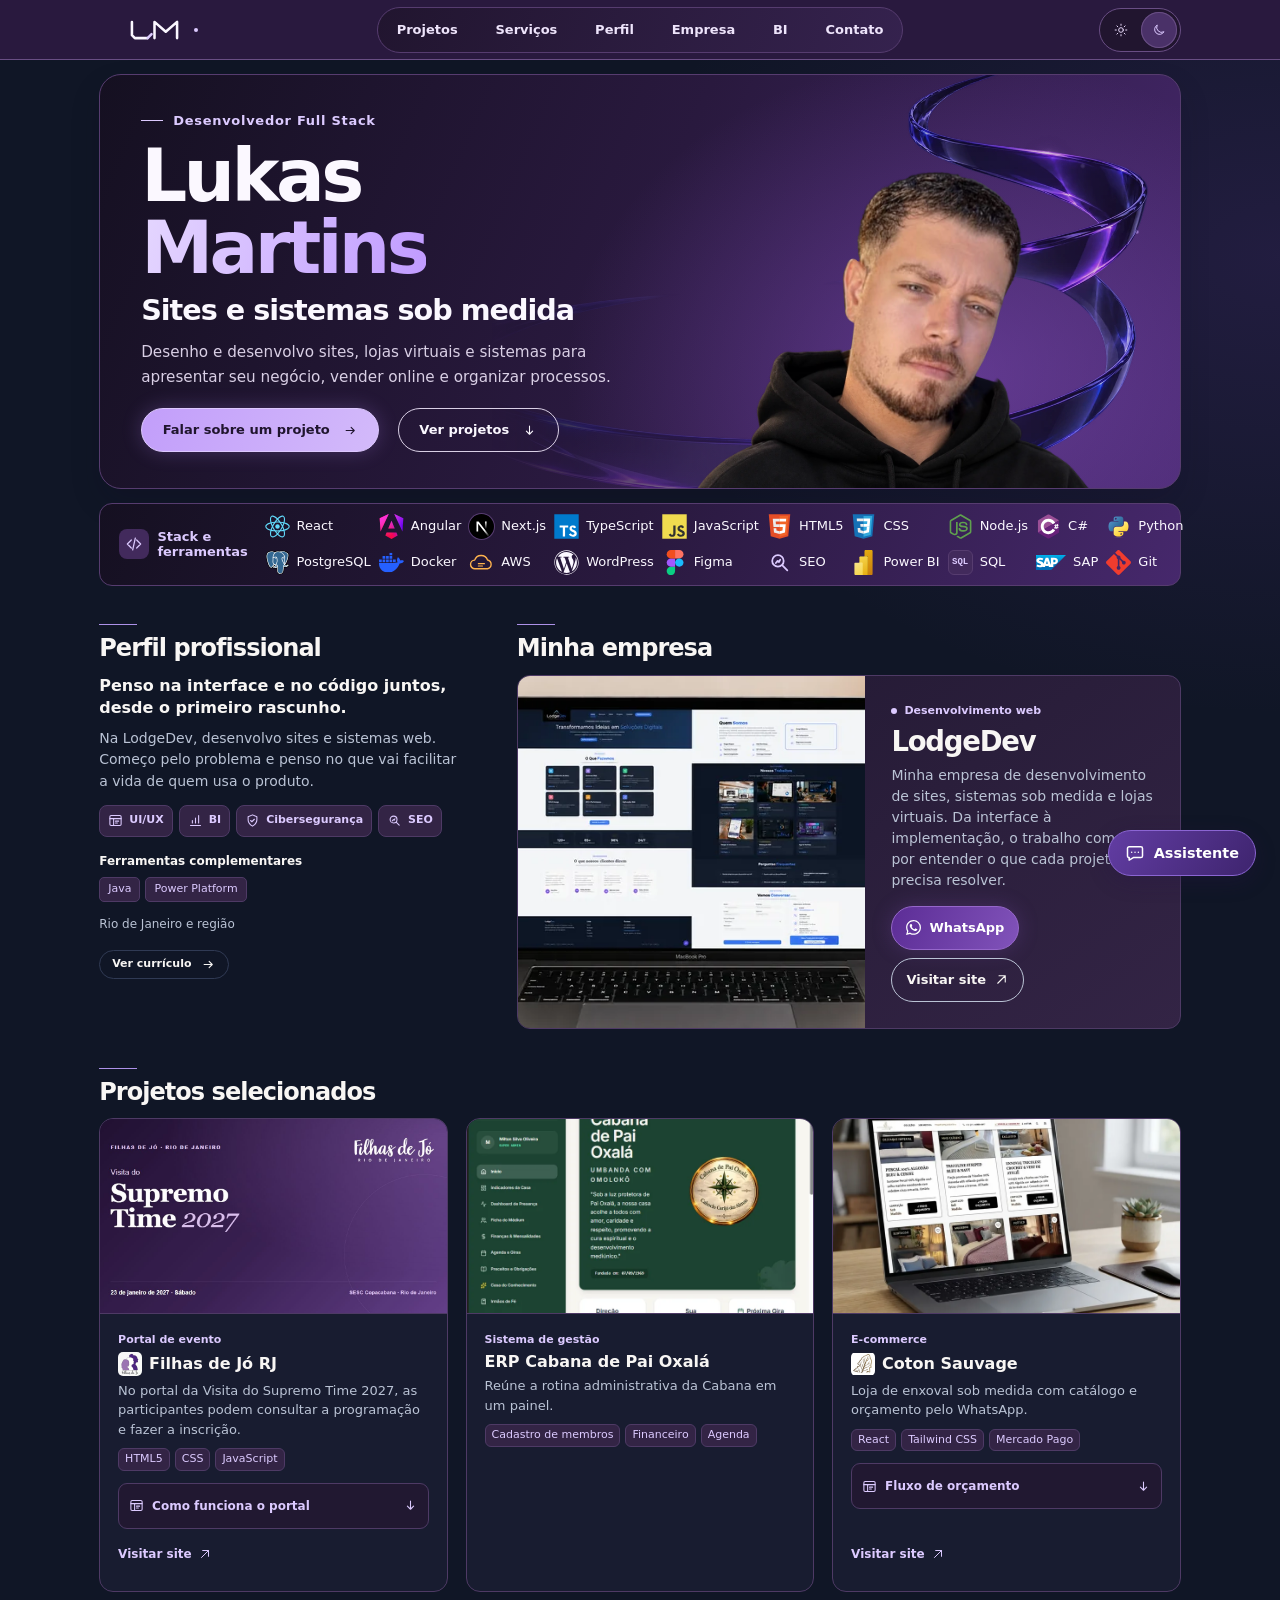
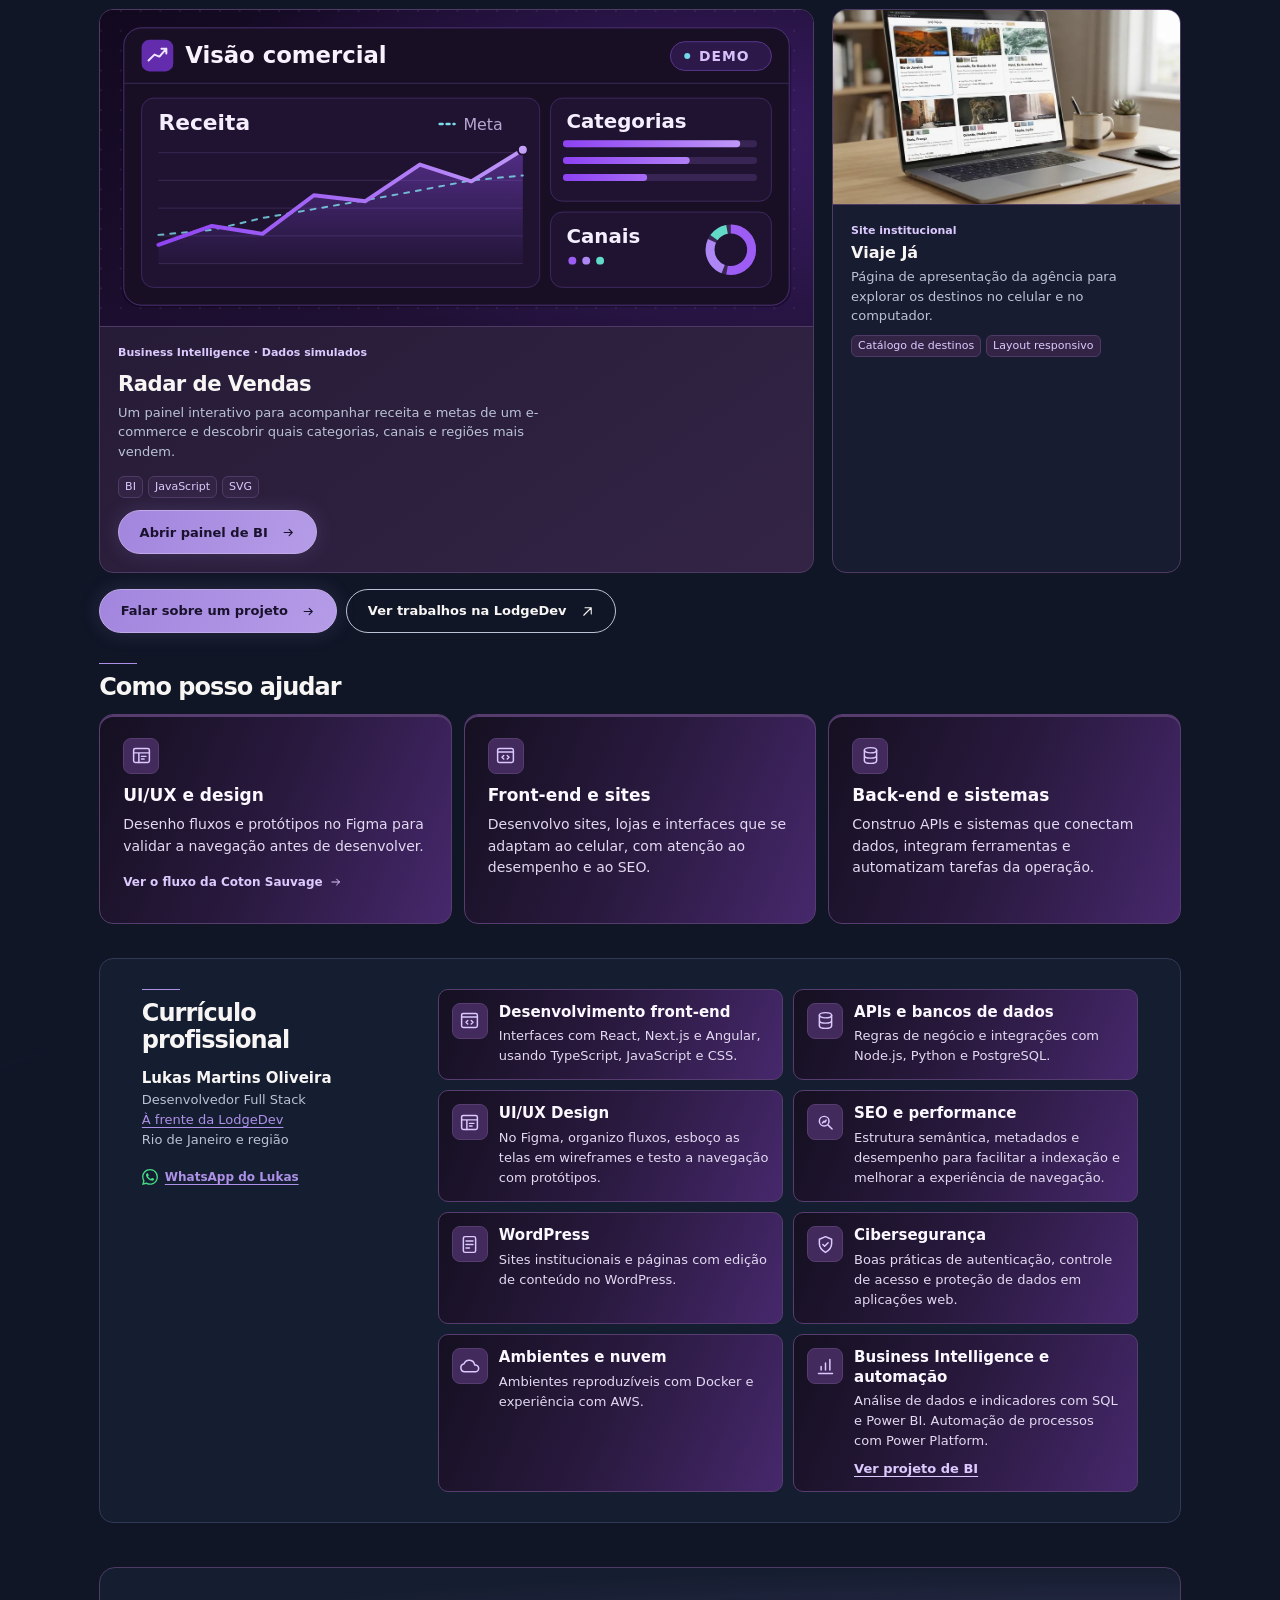
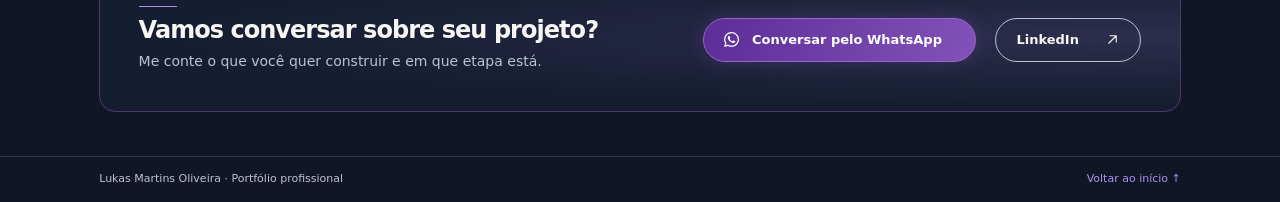
<file: index.html>
<!doctype html>
<html lang="pt-BR" data-theme="dark">
  <head>
    <meta charset="utf-8" />
    <meta name="viewport" content="width=device-width, initial-scale=1" />
    <meta
      http-equiv="Content-Security-Policy"
      content="object-src 'none'; base-uri 'none'; form-action 'none'; connect-src 'none'; frame-src 'none'"
    />
    <title>Lukas Martins Oliveira | Desenvolvedor Full Stack</title>
    <meta
      name="description"
      content="Lukas Martins Oliveira, desenvolvedor full stack no Rio de Janeiro. Projetos de UI/UX, sites, lojas virtuais, sistemas web e análise de dados."
    />
    <meta name="theme-color" content="#101626" />
    <meta property="og:type" content="website" />
    <meta
      property="og:title"
      content="Lukas Martins Oliveira | Desenvolvedor Full Stack"
    />
    <meta
      property="og:description"
      content="Trabalhos publicados e currículo profissional de desenvolvimento web, APIs, dados e automação."
    />
    <link
      rel="icon"
      href="data:image/svg+xml,%3Csvg%20xmlns%3D%22http%3A%2F%2Fwww.w3.org%2F2000%2Fsvg%22%20viewBox%3D%220%200%2054%2026%22%20fill%3D%22none%22%3E%0A%20%20%3Crect%20width%3D%2254%22%20height%3D%2226%22%20rx%3D%225%22%20fill%3D%22%23080910%22%2F%3E%3Cpath%20d%3D%22M4%205v13.5l3%203h13M27%2021.5V5l11.5%2010L50%205v16.5%22%20stroke%3D%22%23f7f8ff%22%20stroke-width%3D%222.6%22%20stroke-linecap%3D%22round%22%20stroke-linejoin%3D%22round%22%2F%3E%0A%20%20%3Cpath%20d%3D%22m20%2021.5%204-4%22%20stroke%3D%22%23a879ef%22%20stroke-width%3D%222.6%22%20stroke-linecap%3D%22round%22%2F%3E%0A%3C%2Fsvg%3E"
    />
    <script src="tema-portfolio.js"></script>
    <link rel="stylesheet" href="tema-portfolio.css" />
    <link rel="stylesheet" href="assistente-portfolio.css" />
    <style>
      :root {
        --banner-base: #151021;
        --banner-mid: #29193e;
        --banner-end: #46286c;
        --banner-edge: #563c6f;
        --banner-ink: #fbf8ff;
        --banner-accent: #dccaff;
        --banner-gradient: linear-gradient(
          113deg,
          var(--banner-base),
          var(--banner-mid) 49%,
          var(--banner-end)
        );
      }
      :root,
      .dark-card {
        --violet-surface: #211831;
        --violet-raised: #332445;
        --violet-line: #4e3a65;
        --violet-ink: #dccaff;
        --violet-gradient: linear-gradient(
          145deg,
          var(--violet-surface),
          var(--violet-raised)
        );
      }
      [data-theme="light"] {
        --violet-surface: #f5effc;
        --violet-raised: #ece2f7;
        --violet-line: #dfd1ef;
        --violet-ink: #573681;
      }
      *,
      *::before,
      *::after {
        box-sizing: border-box;
      }
      html {
        scroll-behavior: smooth;
      }
      body {
        position: relative;
        isolation: isolate;
        margin: 0;
        color: var(--text);
        background: var(--page);
        font: 16px/1.5 var(--sans);
      }
      [data-theme="dark"] body {
        background:
          radial-gradient(
            ellipse 650px 460px at 100% 16rem,
            #733bb52e,
            transparent
          ),
          var(--page);
      }
      h1,
      h2,
      h3,
      p {
        margin: 0;
      }
      a {
        color: inherit;
      }
      button {
        font: inherit;
      }
      svg {
        display: block;
      }
      :focus-visible {
        outline: 2px solid var(--accent);
        outline-offset: 4px;
      }
      .wrap {
        width: min(84.5vw, 1412px);
        margin-inline: auto;
      }
      /* A arte das margens é apenas decorativa e fica atrás de todo o conteúdo. */
      .ornamentos {
        position: absolute;
        z-index: -1;
        inset: 0;
        overflow: hidden;
        pointer-events: none;
      }
      .ornamentos svg {
        width: 100%;
        height: 100%;
      }
      [data-theme="light"] .ornamentos {
        opacity: 0.18;
      }

      /* Texto e retrato compartilham o mesmo banner nos dois temas. */
      .hero {
        --accent: var(--banner-accent);
        --muted: #d9cfe5;
        --name-start: #e5d7ff;
        --name-end: #c09aff;
        --button-start: #c29efa;
        --button-end: #d3bafa;
        --button-text: #20152e;
        --button-edge: #ddc8ff;
        --button-glow: #b78af93d;
        --hero-padding-end: clamp(18px, 2vw, 28px);
        position: relative;
        isolation: isolate;
        display: grid;
        grid-template-columns: minmax(0, 1.16fr) minmax(0, 1fr);
        align-items: center;
        gap: clamp(16px, 2.7vw, 42px);
        min-height: clamp(340px, 30vw, 430px);
        margin-block: 14px;
        overflow: hidden;
        padding: var(--hero-padding-end) clamp(20px, 3.2vw, 50px);
        border: 1px solid var(--banner-edge);
        border-radius: 22px;
        background:
          radial-gradient(circle at 91% 22%, #d1b2ffcf 0 1px, transparent 3px),
          radial-gradient(
            circle at 96% 38%,
            #bc96eead 0 1px,
            transparent 2.5px
          ),
          radial-gradient(
            ellipse 45% 95% at 80% 73%,
            #8951c680,
            transparent 82%
          ),
          var(--banner-gradient);
        color: var(--banner-ink);
        box-shadow: 0 14px 30px #0d092226;
      }
      .hero::before {
        position: absolute;
        z-index: -1;
        inset: 0;
        background: url("fita-azul-violeta.webp") no-repeat right 54% / 73% auto;
        mask-image: linear-gradient(90deg, transparent 36%, #000 79%);
        opacity: 0.76;
        content: "";
      }
      .hero-copy {
        min-width: 0;
        padding-block: 10px;
      }
      .kicker {
        display: flex;
        align-items: center;
        gap: 10px;
        color: var(--accent);
        font-size: 13px;
        font-weight: 700;
        letter-spacing: 0.055em;
      }
      .kicker::before {
        content: "";
        width: 22px;
        height: 1px;
        background: currentColor;
      }
      h1 {
        margin-top: 10px;
        font-size: clamp(43px, 5.65vw, 88px);
        line-height: 1;
        letter-spacing: -0.05em;
        font-weight: 760;
        text-wrap: balance;
      }
      h1 .surname {
        color: var(--name-end);
        background: linear-gradient(106deg, var(--name-start), var(--name-end));
        background-clip: text;
        -webkit-text-fill-color: transparent;
      }
      .visually-hidden {
        position: absolute;
        width: 1px;
        height: 1px;
        overflow: hidden;
        clip-path: inset(50%);
        white-space: nowrap;
      }
      .role {
        margin-top: 9px;
        font-size: clamp(23px, 2.24vw, 34px);
        font-weight: 650;
        line-height: 1.14;
        letter-spacing: -0.035em;
      }
      .intro {
        max-width: 470px;
        margin-top: 14px;
        color: var(--muted);
        font-size: clamp(15px, 1.19vw, 18px);
        line-height: 1.6;
      }
      .actions {
        display: flex;
        flex-wrap: wrap;
        align-items: center;
        gap: clamp(9px, 1.45vw, 23px);
        margin-top: 19px;
      }
      .portfolio-nav a[href="#contato"] {
        font-weight: 700;
      }
      .action {
        display: inline-flex;
        align-items: center;
        justify-content: center;
        gap: 13px;
        min-height: 44px;
        padding: 7px clamp(16px, 1.6vw, 28px);
        border: 1px solid var(--muted);
        border-radius: 100px;
        font-size: 13px;
        font-weight: 650;
        text-decoration: none;
        transition:
          transform 0.2s ease,
          box-shadow 0.2s ease,
          border-color 0.2s ease;
      }
      .action svg,
      .about-link svg {
        flex: none;
        width: 15px;
        height: 15px;
      }
      .action.primary {
        border-color: var(--button-edge);
        color: var(--button-text);
        background: linear-gradient(
          112deg,
          var(--button-start),
          var(--button-end)
        );
        box-shadow: 0 0 20px var(--button-glow);
      }
      .action:hover {
        border-color: var(--accent);
        transform: translateY(-2px);
        box-shadow: 0 0 22px var(--button-glow);
      }
      .stage {
        position: relative;
        top: var(--hero-padding-end);
        align-self: end;
        justify-self: end;
        width: min(100%, 460px);
        aspect-ratio: 1.3;
      }
      .stage > img {
        position: absolute;
        inset: 0;
        display: block;
        width: 100%;
        height: 100%;
        object-fit: cover;
        /* Mantém o contorno do ombro e encerra o recorte na base do banner. */
        object-position: center 23%;
      }
      /* A faixa apresenta as tecnologias do perfil logo depois da abertura. */
      .stack {
        --text: var(--banner-ink);
        --accent: var(--banner-accent);
        --line: var(--banner-edge);
        --surface-raised: #422a5c;
        --card-glow: #c7a5ff66;
        position: relative;
        z-index: 2;
        display: flex;
        align-items: center;
        gap: clamp(15px, 2.2vw, 36px);
        min-height: 67px;
        padding: 10px clamp(14px, 1.5vw, 25px);
        border: 1px solid var(--line);
        border-radius: 13px;
        background: var(--banner-gradient);
      }
      .stack h2 {
        display: flex;
        flex-shrink: 0;
        align-items: center;
        gap: 8px;
        max-width: 117px;
        color: var(--accent);
        font: 700 13px/1.2 var(--sans);
      }
      .stack-heading-mark {
        display: grid;
        flex: none;
        width: 30px;
        height: 30px;
        place-items: center;
        border-radius: 8px;
        background: var(--surface-raised);
      }
      .stack-heading-mark svg {
        width: 16px;
        height: 16px;
      }
      .stack ul {
        display: grid;
        grid-template-columns: repeat(10, minmax(max-content, 1fr));
        flex: 1;
        gap: 11px 8px;
        margin: 0;
        padding: 0;
        list-style: none;
      }
      .stack li {
        display: flex;
        align-items: center;
        gap: 7px;
        color: var(--text);
        font-size: 13px;
        font-weight: 530;
        white-space: nowrap;
      }
      .stack li:is(:hover, :focus-within) {
        color: var(--accent);
      }
      @media (prefers-reduced-motion: no-preference) {
        .stack-heading-mark svg {
          transition: transform 180ms ease;
        }
        .stack h2:hover .stack-heading-mark svg,
        .stack:focus-within .stack-heading-mark svg {
          transform: translateY(-1px) rotate(-6deg);
        }
        .stack li .stack-symbol {
          transition:
            transform 180ms ease,
            filter 180ms ease;
        }
        .stack li:is(:hover, :focus-within) .stack-symbol {
          transform: translateY(-2px);
          filter: drop-shadow(0 2px 4px var(--card-glow));
        }
      }
      .stack-symbol {
        flex: none;
        width: 25px;
        height: 25px;
      }
      .stack-symbol--sap {
        width: 30px;
        height: 15px;
        object-fit: contain;
      }
      .stack-symbol--nextjs {
        border-radius: 50%;
        box-shadow: 0 0 0 1px var(--line);
      }
      .stack-symbol--aws {
        color: #ffb44e;
      }
      .stack-symbol--search {
        color: var(--accent);
      }
      .stack-sql-mark {
        display: grid;
        place-items: center;
        border: 1px solid var(--line);
        border-radius: 6px;
        background: var(--surface-raised);
        color: var(--accent);
        font: 750 9px/1 var(--mono);
      }
      .stack-tech-link {
        display: inline-flex;
        align-items: center;
        gap: 7px;
        text-decoration: none;
      }
      .stack-tech-link:hover {
        text-decoration: underline;
        text-underline-offset: 3px;
      }

      .profile-company {
        display: grid;
        grid-template-columns: minmax(0, 1fr) minmax(0, 1.8fr);
        gap: clamp(24px, 3.8vw, 62px);
        padding-block: clamp(31px, 3vw, 50px);
      }
      .projects-gallery {
        padding-bottom: 22px;
      }
      .section-label {
        width: 38px;
        height: 1px;
        margin-bottom: 10px;
        background: var(--accent);
      }
      .section-heading {
        margin-bottom: 12px;
        font-size: clamp(24px, 1.85vw, 31px);
        line-height: 1.15;
        letter-spacing: -0.04em;
      }
      .about > p {
        color: var(--muted);
        font-size: 14px;
        line-height: 1.55;
      }
      .about .profile-principle {
        margin-bottom: 8px;
        color: var(--text);
        font-size: 16px;
        font-weight: 700;
        line-height: 1.4;
      }
      .about .secondary-label {
        margin-top: 15px;
        color: var(--text);
        font-size: 12px;
        font-weight: 650;
      }
      .profile-focus {
        display: flex;
        flex-wrap: wrap;
        gap: 6px;
        margin: 12px 0 0;
        padding: 0;
        list-style: none;
      }
      .profile-focus a,
      .secondary-stack li,
      .project-tools li {
        border: 1px solid var(--violet-line);
        background: var(--violet-raised);
        color: var(--violet-ink);
      }
      .profile-focus a {
        display: inline-flex;
        align-items: center;
        gap: 6px;
        min-height: 32px;
        padding: 4px 8px;
        border-radius: 8px;
        font-size: 11px;
        font-weight: 650;
        text-decoration: none;
      }
      .profile-focus a:is(:hover, :focus-visible) {
        border-color: var(--accent);
      }
      .profile-focus svg {
        width: 15px;
        height: 15px;
      }
      .secondary-stack {
        display: flex;
        flex-wrap: wrap;
        gap: 5px;
        margin: 7px 0 0;
        padding: 0;
        list-style: none;
      }
      .secondary-stack li {
        padding: 3px 8px;
        border-radius: 5px;
        font-size: 11px;
      }
      .about .location {
        margin-top: 13px;
        font-size: 12px;
      }
      .about-link {
        display: inline-flex;
        align-items: center;
        gap: 10px;
        margin-top: 17px;
        padding: 5px 12px;
        border: 1px solid var(--line);
        border-radius: 100px;
        text-decoration: none;
        font-size: 11px;
        font-weight: 650;
      }
      .about-link:hover {
        border-color: var(--accent);
      }
      /* A imagem da empresa recebe um reflexo ao passar o mouse ou focar o link. */
      .published-card {
        position: relative;
        display: grid;
        grid-template-columns: 1.1fr 1fr;
        overflow: hidden;
        border: 1px solid var(--violet-line);
        border-radius: 13px;
        background: var(--violet-gradient);
        transition:
          border-color 260ms ease,
          box-shadow 260ms ease;
      }
      .published-card:hover,
      .published-card:focus-within {
        border-color: var(--accent);
        box-shadow: 0 12px 34px var(--card-glow);
      }
      .company-visual {
        position: relative;
        min-height: 215px;
        overflow: hidden;
      }
      .company-visual img {
        display: block;
        width: 100%;
        height: 100%;
        object-fit: cover;
        transition: transform 480ms ease;
      }
      .company-visual::after {
        content: "";
        position: absolute;
        inset: 0;
        pointer-events: none;
        background: linear-gradient(
          110deg,
          transparent 32%,
          color-mix(in srgb, var(--accent) 42%, transparent) 53%,
          transparent 71%
        );
        transform: translateX(-110%);
        transition: transform 740ms ease;
      }
      .published-card:hover .company-visual img,
      .published-card:focus-within .company-visual img {
        transform: scale(1.04);
      }
      .published-card:hover .company-visual::after,
      .published-card:focus-within .company-visual::after {
        transform: translateX(110%);
      }
      .published-content {
        position: relative;
        z-index: 1;
        display: flex;
        flex-direction: column;
        align-items: start;
        justify-content: center;
        gap: 9px;
        padding: clamp(17px, 2.1vw, 34px);
      }
      .published-status {
        display: inline-flex;
        align-items: center;
        gap: 7px;
        color: var(--violet-ink);
        font-size: 11px;
        font-weight: 650;
      }
      .published-status::before {
        content: "";
        width: 6px;
        height: 6px;
        border-radius: 50%;
        background: currentColor;
      }
      .published-content h3 {
        font-size: clamp(24px, 2.15vw, 34px);
        line-height: 1;
        letter-spacing: -0.045em;
      }
      .published-summary {
        color: var(--muted);
        font-size: 14px;
        line-height: 1.5;
      }
      .company-actions {
        display: flex;
        flex-wrap: wrap;
        gap: 8px;
        margin-top: 6px;
      }
      .company-actions .action {
        gap: 8px;
        padding-inline: 14px;
      }
      .cv-contact svg {
        color: #44dd85;
      }
      [data-theme="light"] .cv-contact svg {
        color: #147343;
      }
      .project-list {
        display: grid;
        grid-template-columns: repeat(3, minmax(0, 1fr));
        gap: clamp(12px, 1.4vw, 22px);
      }
      .project-card {
        position: relative;
        display: flex;
        flex-direction: column;
        min-width: 0;
        overflow: hidden;
        border: 1px solid var(--violet-line);
        border-radius: 14px;
        background: color-mix(
          in srgb,
          var(--surface) 78%,
          var(--violet-surface)
        );
        transition:
          border-color 260ms ease,
          box-shadow 260ms ease;
      }
      .project-card > img {
        display: block;
        width: 100%;
        height: auto;
        aspect-ratio: 16 / 9;
        border-bottom: 1px solid var(--violet-line);
        object-fit: cover;
      }
      .project-card > div {
        position: relative;
        z-index: 1;
        display: flex;
        flex: 1;
        flex-direction: column;
        align-items: start;
        padding: clamp(14px, 1.4vw, 20px);
      }
      .project-kind {
        margin-bottom: 3px;
        color: var(--violet-ink);
        font-size: 11px;
        font-weight: 700;
      }
      .project-card h3 {
        display: flex;
        align-items: center;
        gap: 7px;
        margin-bottom: 5px;
        font-size: 16px;
        line-height: 1.22;
      }
      .project-mark {
        flex: none;
        width: 24px;
        height: 24px;
        border-radius: 5px;
        object-fit: contain;
      }
      .project-card .published-summary {
        font-size: 13px;
      }
      .project-tools {
        display: flex;
        flex-wrap: wrap;
        gap: 5px;
        margin: 9px 0 2px;
        padding: 0;
        list-style: none;
      }
      .project-tools li {
        padding: 3px 6px;
        border-radius: 6px;
        font-size: 11px;
        line-height: 1.3;
      }
      .project-flow {
        width: 100%;
        margin-top: 10px;
        border: 1px solid var(--violet-line);
        border-radius: 9px;
        background: var(--violet-surface);
      }
      .project-flow summary {
        display: flex;
        align-items: center;
        gap: 8px;
        min-height: 44px;
        padding: 7px 10px;
        border-radius: inherit;
        color: var(--violet-ink);
        font-size: 12px;
        font-weight: 700;
        list-style: none;
        cursor: pointer;
      }
      .project-flow summary::-webkit-details-marker {
        display: none;
      }
      .project-flow summary:hover {
        background: var(--violet-raised);
      }
      .project-flow summary svg {
        flex: none;
        width: 15px;
        height: 15px;
      }
      .project-flow-chevron {
        margin-left: auto;
      }
      .project-flow[open] .project-flow-chevron {
        transform: rotate(180deg);
      }
      .project-flow ol {
        margin: 0;
        padding: 0 12px 12px 32px;
        color: var(--text);
        font-size: 12px;
        line-height: 1.5;
      }
      .project-flow li + li {
        margin-top: 4px;
      }
      .project-flow li::marker {
        color: var(--violet-ink);
        font-weight: 700;
      }
      .project-case-notes {
        display: grid;
        gap: 8px;
        margin: 0;
        padding: 0 10px 10px;
        font-size: 12px;
        line-height: 1.45;
      }
      .project-case-notes dt,
      .project-case-delivery {
        color: var(--violet-ink);
        font-weight: 700;
      }
      .project-case-notes dd {
        margin: 2px 0 0;
        color: var(--muted);
      }
      .project-case-delivery {
        margin: 0 10px 6px;
        font-size: 12px;
      }
      .project-flow .flow-contact {
        display: flex;
        margin: 0 10px;
        padding-top: 0;
        border-top: 1px solid var(--violet-line);
      }
      .projects-actions {
        display: flex;
        flex-wrap: wrap;
        gap: 9px;
        margin-top: 16px;
      }
      /* O case de BI abre a galeria e mostra uma amostra do painel. */
      .bi-case {
        grid-column: span 2;
        background: var(--violet-gradient);
      }
      .bi-case:target {
        border-color: var(--accent);
      }
      .bi-case > .bi-case-copy {
        gap: 6px;
      }
      .bi-case h3 {
        margin-bottom: 0;
        font-size: clamp(17px, 1.65vw, 25px);
        letter-spacing: -0.025em;
      }
      .bi-case .published-summary {
        max-width: 54ch;
      }
      .bi-case > img {
        order: -1;
        aspect-ratio: 9 / 4;
        background: var(--violet-surface);
      }
      .bi-case .action {
        margin-top: 4px;
      }
      .project-link {
        display: inline-flex;
        align-items: center;
        gap: 6px;
        min-height: 44px;
        margin-top: auto;
        padding-top: 6px;
        color: var(--violet-ink);
        font-size: 12px;
        font-weight: 650;
        text-decoration: none;
      }
      .project-link:hover {
        text-decoration: underline;
        text-underline-offset: 3px;
      }
      .project-link svg {
        width: 14px;
        height: 14px;
      }

      /* O brilho responde ao ponteiro, com um centro fixo para o foco por teclado. */
      :is(.project-card, .published-card)::after {
        content: "";
        position: absolute;
        inset: 0;
        pointer-events: none;
        opacity: 0;
        background: radial-gradient(
          ellipse 220px 150px at var(--glow-x, 50%) var(--glow-y, 70%),
          var(--card-glow),
          transparent
        );
        transition: opacity 260ms ease;
      }
      :is(.project-card, .published-card):is(:hover, :focus-within)::after {
        opacity: 1;
      }
      .project-card:hover,
      .project-card:focus-within {
        border-color: var(--accent);
        box-shadow: 0 10px 25px var(--card-glow);
      }

      @media (prefers-reduced-motion: no-preference) {
        .hero .action svg {
          transition: transform 200ms ease;
        }
        .hero .action:is(:hover, :focus-visible) svg {
          transform: translateX(3px);
        }
        .hero .action[href="#projetos"]:is(:hover, :focus-visible) svg {
          transform: translateY(3px);
        }
        .entering {
          animation: section-enter 480ms cubic-bezier(0.22, 1, 0.36, 1)
            backwards;
        }
        .project-list .project-card:nth-child(2) {
          animation-delay: 45ms;
        }
        .project-list .project-card:nth-child(3) {
          animation-delay: 90ms;
        }
        .project-list .project-card:nth-child(4) {
          animation-delay: 135ms;
        }
        @keyframes section-enter {
          from {
            opacity: 0.72;
            transform: translateY(12px);
          }
          to {
            opacity: 1;
            transform: none;
          }
        }
      }

      /* As frentes de atuação explicam o que a stack permite construir. */
      .practice {
        display: grid;
        grid-template-columns: minmax(210px, 1fr) minmax(0, 2.86fr);
        gap: clamp(25px, 4vw, 64px);
        margin-top: 16px;
        margin-bottom: 44px;
        padding: 30px clamp(19px, 3.25vw, 53px);
        border: 1px solid var(--line);
        border-radius: 14px;
        background: var(--surface);
      }
      .practice-intro p,
      .practice-item p {
        color: var(--muted);
        font-size: 13px;
        line-height: 1.55;
      }
      .practice-intro .cv-name {
        color: var(--text);
        font-size: 15px;
        font-weight: 700;
      }
      .practice-intro a {
        color: var(--accent);
        text-underline-offset: 3px;
      }
      .practice-intro .cv-contact {
        display: inline-flex;
        align-items: center;
        gap: 7px;
        min-height: 36px;
        margin-top: 9px;
        font-size: 12px;
        font-weight: 650;
      }
      .cv-contact svg {
        width: 16px;
        height: 16px;
      }
      .practice-grid {
        display: grid;
        grid-template-columns: repeat(2, minmax(0, 1fr));
        gap: 10px;
      }
      .service-item,
      .practice-item {
        --text: var(--banner-ink);
        --muted: #e3d9f1;
        --accent: var(--banner-accent);
        --violet-ink: var(--banner-accent);
        --violet-raised: #422a5c;
        --violet-line: var(--banner-edge);
        border: 1px solid var(--violet-line);
        background: var(--banner-gradient);
        color: var(--text);
      }
      .practice-item {
        display: grid;
        grid-template-columns: 36px minmax(0, 1fr);
        align-content: start;
        align-items: start;
        column-gap: 11px;
        padding: 13px;
        border-radius: 10px;
      }
      .practice-item:target {
        border-color: var(--accent);
      }
      .practice-icon {
        display: grid;
        grid-row: span 2;
        width: 36px;
        height: 36px;
        place-items: center;
        border: 1px solid var(--violet-line);
        border-radius: 8px;
        background: var(--violet-raised);
        color: var(--violet-ink);
      }
      .practice-icon svg {
        width: 21px;
        height: 21px;
      }
      .practice-item h3 {
        margin-bottom: 4px;
        font-size: 15px;
        line-height: 1.3;
      }
      .bi-project-link {
        grid-column: 2;
        justify-self: start;
        margin-top: 7px;
        color: var(--accent);
        font-size: 13px;
        font-weight: 650;
        text-underline-offset: 3px;
      }
      .services {
        margin-block: 8px 34px;
      }
      .service-list {
        display: grid;
        grid-template-columns: repeat(3, minmax(0, 1fr));
        gap: 12px;
      }
      .service-item {
        display: grid;
        align-content: start;
        gap: 8px;
        padding: clamp(16px, 1.8vw, 25px);
        border-radius: 14px;
        box-shadow: inset 0 2px 0 var(--violet-line);
      }
      .service-item .practice-icon {
        grid-row: auto;
        margin-bottom: 3px;
      }
      .service-item h3 {
        font-size: 17px;
        line-height: 1.25;
      }
      .service-case-link {
        justify-self: start;
        min-height: 34px;
        margin-top: 0;
        padding-top: 0;
      }
      .service-item p,
      .contact p {
        color: var(--muted);
        font-size: 14px;
        line-height: 1.55;
      }
      .company-actions,
      .contact {
        --button-start: #5c2d96;
        --button-end: #8153ba;
        --button-text: #fff;
        --button-edge: #9667ca;
        --button-glow: #8153ba45;
      }
      .contact {
        display: grid;
        grid-template-columns: minmax(0, 1fr) auto;
        align-items: center;
        gap: 18px;
        margin-block: 0 44px;
        padding: clamp(22px, 3vw, 42px);
        border: 1px solid var(--violet-line);
        border-radius: 16px;
        background:
          radial-gradient(
            ellipse at 94% 48%,
            var(--card-glow),
            transparent 66%
          ),
          var(--surface);
      }
      .contact .section-heading {
        margin-bottom: 6px;
      }
      .contact .actions {
        margin-top: 0;
      }
      footer {
        border-top: 1px solid var(--line);
      }
      .footer-inner {
        display: flex;
        flex-wrap: wrap;
        justify-content: space-between;
        gap: 10px;
        padding-block: 14px;
        color: var(--muted);
        font-size: 11px;
      }
      footer a {
        color: var(--accent);
        text-decoration: none;
      }
      footer a:hover {
        text-decoration: underline;
      }

      @media (max-width: 1240px) {
        .stack ul {
          grid-template-columns: repeat(7, minmax(max-content, 1fr));
        }
      }

      @media (max-width: 1050px) {
        .stack ul {
          grid-template-columns: repeat(5, minmax(max-content, 1fr));
        }
      }

      @media (max-width: 850px) {
        .stack ul {
          grid-template-columns: repeat(3, minmax(max-content, 1fr));
        }
      }

      @media (max-width: 1050px) {
        .wrap {
          width: min(100% - 44px, 1412px);
        }
        .stack {
          gap: 16px;
        }
        .practice {
          grid-template-columns: 1fr;
          gap: 17px;
        }
      }

      @media (max-width: 820px) {
        .profile-company {
          grid-template-columns: 1fr;
          gap: 28px;
        }
        .project-list {
          grid-template-columns: repeat(2, minmax(0, 1fr));
        }
        .bi-case {
          grid-column: auto;
        }
        .bi-case > img {
          aspect-ratio: 16 / 9;
        }
        .contact {
          grid-template-columns: 1fr;
        }
      }

      @media (max-width: 680px) {
        .wrap {
          width: calc(100% - 32px);
        }
        .hero {
          --hero-padding-end: 18px;
          grid-template-columns: minmax(0, 1fr);
          padding: 18px clamp(16px, 4vw, 28px) var(--hero-padding-end);
          min-height: 0;
          gap: 12px;
        }
        .hero::before {
          background-position: right bottom;
          background-size: 130% auto;
          mask-image: linear-gradient(transparent 27%, #000 72%);
        }
        .hero-copy {
          padding-block: 0;
        }
        h1 {
          font-size: clamp(35px, 9vw, 56px);
        }
        .role {
          font-size: clamp(22px, 5.5vw, 29px);
        }
        .intro {
          font-size: 14px;
        }
        .hero .action {
          gap: 8px;
          padding-inline: 12px;
        }
        .stage {
          justify-self: center;
          width: min(100%, 395px);
        }
        .stack {
          align-items: stretch;
          flex-direction: column;
          gap: 12px;
          padding: 12px;
        }
        .stack h2 {
          max-width: none;
        }
        .stack ul {
          grid-template-columns: repeat(2, minmax(0, 1fr));
          gap: 11px 12px;
        }
        .stack li {
          font-size: 12px;
        }
        .profile-company {
          padding-block: 30px 28px;
        }
        .published-card {
          grid-template-columns: 1fr;
        }
        .company-visual {
          aspect-ratio: 16 / 9;
          min-height: 0;
        }
        .project-list {
          grid-template-columns: 1fr;
        }
        .service-list {
          grid-template-columns: 1fr;
        }
        .practice {
          margin-top: 0;
          margin-bottom: 27px;
          padding-block: 21px;
        }
        .practice-grid {
          grid-template-columns: 1fr;
        }
      }

      @media (max-width: 350px) {
        .hero .actions {
          flex-direction: column;
          align-items: stretch;
        }
      }

      @media (prefers-reduced-motion: reduce) {
        html {
          scroll-behavior: auto;
        }
        .action,
        .published-card,
        .project-card,
        :is(.project-card, .published-card)::after,
        .company-visual img {
          transition: none;
        }
        .action:hover,
        .published-card:hover .company-visual img,
        .published-card:focus-within .company-visual img {
          transform: none;
        }
        .company-visual::after {
          display: none;
        }
      }
    </style>
  </head>
  <body id="inicio">
    <!-- Ícones incorporados ao HTML para funcionar também sem conexão.
React, Next.js, TypeScript, Python, PostgreSQL, Angular, JavaScript, CSS3, Figma e WordPress: Devicon v2.17.0.
Node.js e Docker: kits de marca de nodejs.org e docker.com.
AWS: pictograma genérico de nuvem com identificação textual.
WhatsApp: Simple Icons (CC0), https://simpleicons.org/.

The MIT License (MIT)

Copyright (c) 2015 konpa

Permission is hereby granted, free of charge, to any person obtaining a copy of
this software and associated documentation files (the "Software"), to deal in
the Software without restriction, including without limitation the rights to
use, copy, modify, merge, publish, distribute, sublicense, and/or sell copies of
the Software, and to permit persons to whom the Software is furnished to do so,
subject to the following conditions:

The above copyright notice and this permission notice shall be included in all
copies or substantial portions of the Software.

THE SOFTWARE IS PROVIDED "AS IS", WITHOUT WARRANTY OF ANY KIND, EXPRESS OR
IMPLIED, INCLUDING BUT NOT LIMITED TO THE WARRANTIES OF MERCHANTABILITY, FITNESS
FOR A PARTICULAR PURPOSE AND NONINFRINGEMENT. IN NO EVENT SHALL THE AUTHORS OR
COPYRIGHT HOLDERS BE LIABLE FOR ANY CLAIM, DAMAGES OR OTHER LIABILITY, WHETHER
IN AN ACTION OF CONTRACT, TORT OR OTHERWISE, ARISING FROM, OUT OF OR IN
CONNECTION WITH THE SOFTWARE OR THE USE OR OTHER DEALINGS IN THE SOFTWARE.
-->
    <svg
      width="0"
      height="0"
      aria-hidden="true"
      focusable="false"
      style="position: absolute; overflow: hidden"
    >
      <symbol id="icon-react" viewBox="0 0 128 128">
        <g fill="#61DAFB">
          <circle cx="64" cy="64" r="11.4" />
          <path
            d="M107.3 45.2c-2.2-.8-4.5-1.6-6.9-2.3.6-2.4 1.1-4.8 1.5-7.1 2.1-13.2-.2-22.5-6.6-26.1-1.9-1.1-4-1.6-6.4-1.6-7 0-15.9 5.2-24.9 13.9-9-8.7-17.9-13.9-24.9-13.9-2.4 0-4.5.5-6.4 1.6-6.4 3.7-8.7 13-6.6 26.1.4 2.3.9 4.7 1.5 7.1-2.4.7-4.7 1.4-6.9 2.3C8.2 50 1.4 56.6 1.4 64s6.9 14 19.3 18.8c2.2.8 4.5 1.6 6.9 2.3-.6 2.4-1.1 4.8-1.5 7.1-2.1 13.2.2 22.5 6.6 26.1 1.9 1.1 4 1.6 6.4 1.6 7.1 0 16-5.2 24.9-13.9 9 8.7 17.9 13.9 24.9 13.9 2.4 0 4.5-.5 6.4-1.6 6.4-3.7 8.7-13 6.6-26.1-.4-2.3-.9-4.7-1.5-7.1 2.4-.7 4.7-1.4 6.9-2.3 12.5-4.8 19.3-11.4 19.3-18.8s-6.8-14-19.3-18.8zM92.5 14.7c4.1 2.4 5.5 9.8 3.8 20.3-.3 2.1-.8 4.3-1.4 6.6-5.2-1.2-10.7-2-16.5-2.5-3.4-4.8-6.9-9.1-10.4-13 7.4-7.3 14.9-12.3 21-12.3 1.3 0 2.5.3 3.5.9zM81.3 74c-1.8 3.2-3.9 6.4-6.1 9.6-3.7.3-7.4.4-11.2.4-3.9 0-7.6-.1-11.2-.4-2.2-3.2-4.2-6.4-6-9.6-1.9-3.3-3.7-6.7-5.3-10 1.6-3.3 3.4-6.7 5.3-10 1.8-3.2 3.9-6.4 6.1-9.6 3.7-.3 7.4-.4 11.2-.4 3.9 0 7.6.1 11.2.4 2.2 3.2 4.2 6.4 6 9.6 1.9 3.3 3.7 6.7 5.3 10-1.7 3.3-3.4 6.6-5.3 10zm8.3-3.3c1.5 3.5 2.7 6.9 3.8 10.3-3.4.8-7 1.4-10.8 1.9 1.2-1.9 2.5-3.9 3.6-6 1.2-2.1 2.3-4.2 3.4-6.2zM64 97.8c-2.4-2.6-4.7-5.4-6.9-8.3 2.3.1 4.6.2 6.9.2 2.3 0 4.6-.1 6.9-.2-2.2 2.9-4.5 5.7-6.9 8.3zm-18.6-15c-3.8-.5-7.4-1.1-10.8-1.9 1.1-3.3 2.3-6.8 3.8-10.3 1.1 2 2.2 4.1 3.4 6.1 1.2 2.2 2.4 4.1 3.6 6.1zm-7-25.5c-1.5-3.5-2.7-6.9-3.8-10.3 3.4-.8 7-1.4 10.8-1.9-1.2 1.9-2.5 3.9-3.6 6-1.2 2.1-2.3 4.2-3.4 6.2zM64 30.2c2.4 2.6 4.7 5.4 6.9 8.3-2.3-.1-4.6-.2-6.9-.2-2.3 0-4.6.1-6.9.2 2.2-2.9 4.5-5.7 6.9-8.3zm22.2 21l-3.6-6c3.8.5 7.4 1.1 10.8 1.9-1.1 3.3-2.3 6.8-3.8 10.3-1.1-2.1-2.2-4.2-3.4-6.2zM31.7 35c-1.7-10.5-.3-17.9 3.8-20.3 1-.6 2.2-.9 3.5-.9 6 0 13.5 4.9 21 12.3-3.5 3.8-7 8.2-10.4 13-5.8.5-11.3 1.4-16.5 2.5-.6-2.3-1-4.5-1.4-6.6zM7 64c0-4.7 5.7-9.7 15.7-13.4 2-.8 4.2-1.5 6.4-2.1 1.6 5 3.6 10.3 6 15.6-2.4 5.3-4.5 10.5-6 15.5C15.3 75.6 7 69.6 7 64zm28.5 49.3c-4.1-2.4-5.5-9.8-3.8-20.3.3-2.1.8-4.3 1.4-6.6 5.2 1.2 10.7 2 16.5 2.5 3.4 4.8 6.9 9.1 10.4 13-7.4 7.3-14.9 12.3-21 12.3-1.3 0-2.5-.3-3.5-.9zM96.3 93c1.7 10.5.3 17.9-3.8 20.3-1 .6-2.2.9-3.5.9-6 0-13.5-4.9-21-12.3 3.5-3.8 7-8.2 10.4-13 5.8-.5 11.3-1.4 16.5-2.5.6 2.3 1 4.5 1.4 6.6zm9-15.6c-2 .8-4.2 1.5-6.4 2.1-1.6-5-3.6-10.3-6-15.6 2.4-5.3 4.5-10.5 6-15.5 13.8 4 22.1 10 22.1 15.6 0 4.7-5.8 9.7-15.7 13.4z"
          />
        </g>
      </symbol>
      <symbol id="icon-nextjs" viewBox="0 0 128 128">
        <circle cx="64" cy="64" r="64" />
        <path
          fill="url(#stack-nextjs-a)"
          d="M106.317 112.014 49.167 38.4H38.4v51.179h8.614v-40.24l52.54 67.884a64.216 64.216 0 0 0 6.763-5.209z"
        />
        <path fill="url(#stack-nextjs-b)" d="M81.778 38.4h8.533v51.2h-8.533z" />
        <defs>
          <linearGradient
            id="stack-nextjs-a"
            x1="109"
            x2="144.5"
            y1="116.5"
            y2="160.5"
            gradientTransform="scale(.71111)"
            gradientUnits="userSpaceOnUse"
          >
            <stop stop-color="#fff" />
            <stop offset="1" stop-color="#fff" stop-opacity="0" />
          </linearGradient>
          <linearGradient
            id="stack-nextjs-b"
            x1="121"
            x2="120.799"
            y1="54"
            y2="106.875"
            gradientTransform="scale(.71111)"
            gradientUnits="userSpaceOnUse"
          >
            <stop stop-color="#fff" />
            <stop offset="1" stop-color="#fff" stop-opacity="0" />
          </linearGradient>
        </defs>
      </symbol>
      <symbol id="icon-typescript" viewBox="0 0 128 128">
        <path fill="#fff" d="M22.67 47h99.67v73.67H22.67z" />
        <path
          data-name="original"
          fill="#007acc"
          d="M1.5 63.91v62.5h125v-125H1.5zm100.73-5a15.56 15.56 0 017.82 4.5 20.58 20.58 0 013 4c0 .16-5.4 3.81-8.69 5.85-.12.08-.6-.44-1.13-1.23a7.09 7.09 0 00-5.87-3.53c-3.79-.26-6.23 1.73-6.21 5a4.58 4.58 0 00.54 2.34c.83 1.73 2.38 2.76 7.24 4.86 8.95 3.85 12.78 6.39 15.16 10 2.66 4 3.25 10.46 1.45 15.24-2 5.2-6.9 8.73-13.83 9.9a38.32 38.32 0 01-9.52-.1 23 23 0 01-12.72-6.63c-1.15-1.27-3.39-4.58-3.25-4.82a9.34 9.34 0 011.15-.73L82 101l3.59-2.08.75 1.11a16.78 16.78 0 004.74 4.54c4 2.1 9.46 1.81 12.16-.62a5.43 5.43 0 00.69-6.92c-1-1.39-3-2.56-8.59-5-6.45-2.78-9.23-4.5-11.77-7.24a16.48 16.48 0 01-3.43-6.25 25 25 0 01-.22-8c1.33-6.23 6-10.58 12.82-11.87a31.66 31.66 0 019.49.26zm-29.34 5.24v5.12H56.66v46.23H45.15V69.26H28.88v-5a49.19 49.19 0 01.12-5.17C29.08 59 39 59 51 59h21.83z"
        />
      </symbol>
      <symbol id="icon-nodejs" viewBox="0 0 71 80">
        <g clipPath="url(#nodejs-mark-clip)" fill="#5FA04E">
          <path
            d="M35.625 79.5c-1.081 0-2.09-.288-3.028-.792l-9.59-5.686c-1.442-.792-.721-1.08-.289-1.224 1.947-.648 2.308-.792 4.327-1.944.216-.144.504-.072.72.072l7.356 4.391c.288.144.649.144.865 0l28.77-16.628c.289-.144.433-.431.433-.791V23.714c0-.36-.144-.648-.432-.792L35.986 6.366c-.288-.144-.65-.144-.865 0L6.35 22.922c-.29.144-.434.504-.434.792v33.184c0 .287.145.647.433.791l7.86 4.535c4.254 2.16 6.922-.36 6.922-2.879V26.593c0-.432.36-.864.865-.864h3.678c.432 0 .865.36.865.864v32.752c0 5.687-3.1 8.998-8.509 8.998-1.658 0-2.956 0-6.633-1.8l-7.572-4.319A6.073 6.073 0 0 1 .798 56.97V23.786a6.073 6.073 0 0 1 3.028-5.255l28.77-16.628c1.804-1.008 4.255-1.008 6.058 0l28.77 16.628a6.073 6.073 0 0 1 3.029 5.255V56.97a6.073 6.073 0 0 1-3.029 5.254l-28.77 16.628c-.865.36-1.947.648-3.029.648Z"
          />
          <path
            d="M44.567 56.682c-12.62 0-15.215-5.759-15.215-10.654 0-.432.36-.864.865-.864h3.75c.433 0 .793.288.793.72.577 3.815 2.235 5.687 9.879 5.687 6.057 0 8.652-1.368 8.652-4.607 0-1.871-.72-3.24-10.167-4.175-7.86-.792-12.762-2.52-12.762-8.782 0-5.83 4.903-9.285 13.123-9.285 9.23 0 13.772 3.167 14.35 10.077 0 .216-.073.432-.217.648-.144.144-.36.288-.577.288h-3.822a.844.844 0 0 1-.793-.648c-.865-3.96-3.1-5.255-9.013-5.255-6.634 0-7.427 2.304-7.427 4.031 0 2.088.937 2.736 9.879 3.887 8.869 1.152 13.05 2.808 13.05 8.998 0 6.335-5.263 9.934-14.348 9.934Z"
          />
        </g>
        <defs>
          <clipPath id="nodejs-mark-clip">
            <path fill="#fff" d="M0 .5h71v79H0z" />
          </clipPath>
        </defs>
      </symbol>
      <symbol id="icon-python" viewBox="0 0 128 128">
        <linearGradient
          id="stack-python-python-original-a"
          gradientUnits="userSpaceOnUse"
          x1="70.252"
          y1="1237.476"
          x2="170.659"
          y2="1151.089"
          gradientTransform="matrix(.563 0 0 -.568 -29.215 707.817)"
        >
          <stop offset="0" stop-color="#5A9FD4" />
          <stop offset="1" stop-color="#306998" />
        </linearGradient>
        <linearGradient
          id="stack-python-python-original-b"
          gradientUnits="userSpaceOnUse"
          x1="209.474"
          y1="1098.811"
          x2="173.62"
          y2="1149.537"
          gradientTransform="matrix(.563 0 0 -.568 -29.215 707.817)"
        >
          <stop offset="0" stop-color="#FFD43B" />
          <stop offset="1" stop-color="#FFE873" />
        </linearGradient>
        <path
          fill="url(#stack-python-python-original-a)"
          d="M63.391 1.988c-4.222.02-8.252.379-11.8 1.007-10.45 1.846-12.346 5.71-12.346 12.837v9.411h24.693v3.137H29.977c-7.176 0-13.46 4.313-15.426 12.521-2.268 9.405-2.368 15.275 0 25.096 1.755 7.311 5.947 12.519 13.124 12.519h8.491V67.234c0-8.151 7.051-15.34 15.426-15.34h24.665c6.866 0 12.346-5.654 12.346-12.548V15.833c0-6.693-5.646-11.72-12.346-12.837-4.244-.706-8.645-1.027-12.866-1.008zM50.037 9.557c2.55 0 4.634 2.117 4.634 4.721 0 2.593-2.083 4.69-4.634 4.69-2.56 0-4.633-2.097-4.633-4.69-.001-2.604 2.073-4.721 4.633-4.721z"
          transform="translate(0 10.26)"
        />
        <path
          fill="url(#stack-python-python-original-b)"
          d="M91.682 28.38v10.966c0 8.5-7.208 15.655-15.426 15.655H51.591c-6.756 0-12.346 5.783-12.346 12.549v23.515c0 6.691 5.818 10.628 12.346 12.547 7.816 2.297 15.312 2.713 24.665 0 6.216-1.801 12.346-5.423 12.346-12.547v-9.412H63.938v-3.138h37.012c7.176 0 9.852-5.005 12.348-12.519 2.578-7.735 2.467-15.174 0-25.096-1.774-7.145-5.161-12.521-12.348-12.521h-9.268zM77.809 87.927c2.561 0 4.634 2.097 4.634 4.692 0 2.602-2.074 4.719-4.634 4.719-2.55 0-4.633-2.117-4.633-4.719 0-2.595 2.083-4.692 4.633-4.692z"
          transform="translate(0 10.26)"
        />
        <radialGradient
          id="stack-python-python-original-c"
          cx="1825.678"
          cy="444.45"
          r="26.743"
          gradientTransform="matrix(0 -.24 -1.055 0 532.979 557.576)"
          gradientUnits="userSpaceOnUse"
        >
          <stop offset="0" stop-color="#B8B8B8" stop-opacity=".498" />
          <stop offset="1" stop-color="#7F7F7F" stop-opacity="0" />
        </radialGradient>
        <path
          opacity=".444"
          fill="url(#stack-python-python-original-c)"
          d="M97.309 119.597c0 3.543-14.816 6.416-33.091 6.416-18.276 0-33.092-2.873-33.092-6.416 0-3.544 14.815-6.417 33.092-6.417 18.275 0 33.091 2.872 33.091 6.417z"
        />
      </symbol>
      <symbol id="icon-postgresql" viewBox="0 0 128 128">
        <path
          d="M93.809 92.112c.785-6.533.55-7.492 5.416-6.433l1.235.108c3.742.17 8.637-.602 11.513-1.938 6.191-2.873 9.861-7.668 3.758-6.409-13.924 2.873-14.881-1.842-14.881-1.842 14.703-21.815 20.849-49.508 15.543-56.287-14.47-18.489-39.517-9.746-39.936-9.52l-.134.025c-2.751-.571-5.83-.912-9.289-.968-6.301-.104-11.082 1.652-14.709 4.402 0 0-44.683-18.409-42.604 23.151.442 8.841 12.672 66.898 27.26 49.362 5.332-6.412 10.484-11.834 10.484-11.834 2.558 1.699 5.622 2.567 8.834 2.255l.249-.212c-.078.796-.044 1.575.099 2.497-3.757 4.199-2.653 4.936-10.166 6.482-7.602 1.566-3.136 4.355-.221 5.084 3.535.884 11.712 2.136 17.238-5.598l-.22.882c1.474 1.18 1.375 8.477 1.583 13.69.209 5.214.558 10.079 1.621 12.948 1.063 2.868 2.317 10.256 12.191 8.14 8.252-1.764 14.561-4.309 15.136-27.985"
        />
        <path
          d="M75.458 125.256c-4.367 0-7.211-1.689-8.938-3.32-2.607-2.46-3.641-5.629-4.259-7.522l-.267-.79c-1.244-3.358-1.666-8.193-1.916-14.419-.038-.935-.064-1.898-.093-2.919-.021-.747-.047-1.684-.085-2.664a18.8 18.8 0 01-4.962 1.568c-3.079.526-6.389.356-9.84-.507-2.435-.609-4.965-1.871-6.407-3.82-4.203 3.681-8.212 3.182-10.396 2.453-3.853-1.285-7.301-4.896-10.542-11.037-2.309-4.375-4.542-10.075-6.638-16.943-3.65-11.96-5.969-24.557-6.175-28.693C4.292 23.698 7.777 14.44 15.296 9.129 27.157.751 45.128 5.678 51.68 7.915c4.402-2.653 9.581-3.944 15.433-3.851 3.143.051 6.136.327 8.916.823 2.9-.912 8.628-2.221 15.185-2.139 12.081.144 22.092 4.852 28.949 13.615 4.894 6.252 2.474 19.381.597 26.651-2.642 10.226-7.271 21.102-12.957 30.57 1.544.011 3.781-.174 6.961-.831 6.274-1.295 8.109 2.069 8.607 3.575 1.995 6.042-6.677 10.608-9.382 11.864-3.466 1.609-9.117 2.589-13.745 2.377l-.202-.013-1.216-.107-.12 1.014-.116.991c-.311 11.999-2.025 19.598-5.552 24.619-3.697 5.264-8.835 6.739-13.361 7.709-1.544.33-2.947.474-4.219.474zm-9.19-43.671c2.819 2.256 3.066 6.501 3.287 14.434.028.99.054 1.927.089 2.802.106 2.65.355 8.855 1.327 11.477.137.371.26.747.39 1.146 1.083 3.316 1.626 4.979 6.309 3.978 3.931-.843 5.952-1.599 7.534-3.851 2.299-3.274 3.585-9.86 3.821-19.575l4.783.116-4.75-.57.14-1.186c.455-3.91.783-6.734 3.396-8.602 2.097-1.498 4.486-1.353 6.389-1.01-2.091-1.58-2.669-3.433-2.823-4.193l-.399-1.965 1.121-1.663c6.457-9.58 11.781-21.354 14.609-32.304 2.906-11.251 2.02-17.226 1.134-18.356-11.729-14.987-32.068-8.799-34.192-8.097l-.359.194-1.8.335-.922-.191c-2.542-.528-5.366-.82-8.393-.869-4.756-.08-8.593 1.044-11.739 3.431l-2.183 1.655-2.533-1.043c-5.412-2.213-21.308-6.662-29.696-.721-4.656 3.298-6.777 9.76-6.305 19.207.156 3.119 2.275 14.926 5.771 26.377 4.831 15.825 9.221 21.082 11.054 21.693.32.108 1.15-.537 1.976-1.529a270.708 270.708 0 0110.694-12.07l2.77-2.915 3.349 2.225c1.35.897 2.839 1.406 4.368 1.502l7.987-6.812-1.157 11.808c-.026.265-.039.626.065 1.296l.348 2.238-1.51 1.688-.174.196 4.388 2.025 1.836-2.301z"
        />
        <path
          fill="#336791"
          d="M115.731 77.44c-13.925 2.873-14.882-1.842-14.882-1.842 14.703-21.816 20.849-49.51 15.545-56.287C101.924.823 76.875 9.566 76.457 9.793l-.135.024c-2.751-.571-5.83-.911-9.291-.967-6.301-.103-11.08 1.652-14.707 4.402 0 0-44.684-18.408-42.606 23.151.442 8.842 12.672 66.899 27.26 49.363 5.332-6.412 10.483-11.834 10.483-11.834 2.559 1.699 5.622 2.567 8.833 2.255l.25-.212c-.078.796-.042 1.575.1 2.497-3.758 4.199-2.654 4.936-10.167 6.482-7.602 1.566-3.136 4.355-.22 5.084 3.534.884 11.712 2.136 17.237-5.598l-.221.882c1.473 1.18 2.507 7.672 2.334 13.557-.174 5.885-.29 9.926.871 13.082 1.16 3.156 2.316 10.256 12.192 8.14 8.252-1.768 12.528-6.351 13.124-13.995.422-5.435 1.377-4.631 1.438-9.49l.767-2.3c.884-7.367.14-9.743 5.225-8.638l1.235.108c3.742.17 8.639-.602 11.514-1.938 6.19-2.871 9.861-7.667 3.758-6.408z"
        />
        <path
          fill="#fff"
          d="M75.957 122.307c-8.232 0-10.84-6.519-11.907-9.185-1.562-3.907-1.899-19.069-1.551-31.503a1.59 1.59 0 011.64-1.55 1.594 1.594 0 011.55 1.639c-.401 14.341.168 27.337 1.324 30.229 1.804 4.509 4.54 8.453 12.275 6.796 7.343-1.575 10.093-4.359 11.318-11.46.94-5.449 2.799-20.951 3.028-24.01a1.593 1.593 0 011.71-1.472 1.597 1.597 0 011.472 1.71c-.239 3.185-2.089 18.657-3.065 24.315-1.446 8.387-5.185 12.191-13.794 14.037-1.463.313-2.792.453-4 .454zM31.321 90.466a6.71 6.71 0 01-2.116-.35c-5.347-1.784-10.44-10.492-15.138-25.885-3.576-11.717-5.842-23.947-6.041-27.922-.589-11.784 2.445-20.121 9.02-24.778 13.007-9.216 34.888-.44 35.813-.062a1.596 1.596 0 01-1.207 2.955c-.211-.086-21.193-8.492-32.768-.285-5.622 3.986-8.203 11.392-7.672 22.011.167 3.349 2.284 15.285 5.906 27.149 4.194 13.742 8.967 22.413 13.096 23.79.648.216 2.62.873 5.439-2.517A245.272 245.272 0 0145.88 73.046a1.596 1.596 0 012.304 2.208c-.048.05-4.847 5.067-10.077 11.359-2.477 2.979-4.851 3.853-6.786 3.853zm69.429-13.445a1.596 1.596 0 01-1.322-2.487c14.863-22.055 20.08-48.704 15.612-54.414-5.624-7.186-13.565-10.939-23.604-11.156-7.433-.16-13.341 1.738-14.307 2.069l-.243.099c-.971.305-1.716-.227-1.997-.849a1.6 1.6 0 01.631-2.025c.046-.027.192-.089.429-.176l-.021.006.021-.007c1.641-.601 7.639-2.4 15.068-2.315 11.108.118 20.284 4.401 26.534 12.388 2.957 3.779 2.964 12.485.019 23.887-3.002 11.625-8.651 24.118-15.497 34.277-.306.457-.81.703-1.323.703zm.76 10.21c-2.538 0-4.813-.358-6.175-1.174-1.4-.839-1.667-1.979-1.702-2.584-.382-6.71 3.32-7.878 5.208-8.411-.263-.398-.637-.866-1.024-1.349-1.101-1.376-2.609-3.26-3.771-6.078-.182-.44-.752-1.463-1.412-2.648-3.579-6.418-11.026-19.773-6.242-26.612 2.214-3.165 6.623-4.411 13.119-3.716C97.6 28.837 88.5 10.625 66.907 10.271c-6.494-.108-11.82 1.889-15.822 5.93-8.96 9.049-8.636 25.422-8.631 25.586a1.595 1.595 0 11-3.19.084c-.02-.727-.354-17.909 9.554-27.916C53.455 9.272 59.559 6.96 66.96 7.081c13.814.227 22.706 7.25 27.732 13.101 5.479 6.377 8.165 13.411 8.386 15.759.165 1.746-1.088 2.095-1.341 2.147l-.576.013c-6.375-1.021-10.465-.312-12.156 2.104-3.639 5.201 3.406 17.834 6.414 23.229.768 1.376 1.322 2.371 1.576 2.985.988 2.396 2.277 4.006 3.312 5.3.911 1.138 1.7 2.125 1.982 3.283.131.23 1.99 2.98 13.021.703 2.765-.57 4.423-.083 4.93 1.45.997 3.015-4.597 6.532-7.694 7.97-2.775 1.29-7.204 2.106-11.036 2.106zm-4.696-4.021c.35.353 2.101.962 5.727.806 3.224-.138 6.624-.839 8.664-1.786 2.609-1.212 4.351-2.567 5.253-3.492l-.5.092c-7.053 1.456-12.042 1.262-14.828-.577a6.162 6.162 0 01-.54-.401c-.302.119-.581.197-.78.253-1.58.443-3.214.902-2.996 5.105zm-45.562 8.915c-1.752 0-3.596-.239-5.479-.71-1.951-.488-5.24-1.957-5.19-4.37.057-2.707 3.994-3.519 5.476-3.824 5.354-1.103 5.703-1.545 7.376-3.67.488-.619 1.095-1.39 1.923-2.314 1.229-1.376 2.572-2.073 3.992-2.073.989 0 1.8.335 2.336.558 1.708.708 3.133 2.42 3.719 4.467.529 1.847.276 3.625-.71 5.006-3.237 4.533-7.886 6.93-13.443 6.93zm-7.222-4.943c.481.372 1.445.869 2.518 1.137 1.631.408 3.213.615 4.705.615 4.546 0 8.196-1.882 10.847-5.594.553-.774.387-1.757.239-2.274-.31-1.083-1.08-2.068-1.873-2.397-.43-.178-.787-.314-1.115-.314-.176 0-.712 0-1.614 1.009a41.146 41.146 0 00-1.794 2.162c-2.084 2.646-3.039 3.544-9.239 4.821-1.513.31-2.289.626-2.674.835zm12.269-7.36a1.596 1.596 0 01-1.575-1.354 8.218 8.218 0 01-.08-.799c-4.064-.076-7.985-1.82-10.962-4.926-3.764-3.927-5.477-9.368-4.699-14.927.845-6.037.529-11.366.359-14.229-.047-.796-.081-1.371-.079-1.769.003-.505.013-1.844 4.489-4.113 1.592-.807 4.784-2.215 8.271-2.576 5.777-.597 9.585 1.976 10.725 7.246 3.077 14.228.244 20.521-1.825 25.117-.385.856-.749 1.664-1.04 2.447l-.257.69c-1.093 2.931-2.038 5.463-1.748 7.354a1.595 1.595 0 01-1.335 1.819l-.244.02zM42.464 42.26l.062 1.139c.176 2.974.504 8.508-.384 14.86-.641 4.585.759 9.06 3.843 12.276 2.437 2.542 5.644 3.945 8.94 3.945h.068c.369-1.555.982-3.197 1.642-4.966l.255-.686c.329-.884.714-1.74 1.122-2.646 1.991-4.424 4.47-9.931 1.615-23.132-.565-2.615-1.936-4.128-4.189-4.627-4.628-1.022-11.525 2.459-12.974 3.837zm9.63-.677c-.08.564 1.033 2.07 2.485 2.271 1.449.203 2.689-.975 2.768-1.539.079-.564-1.033-1.186-2.485-1.388-1.451-.202-2.691.092-2.768.656zm2.818 2.826l-.407-.028c-.9-.125-1.81-.692-2.433-1.518-.219-.29-.576-.852-.505-1.354.101-.736.999-1.177 2.4-1.177.313 0 .639.023.967.069.766.106 1.477.327 2.002.62.91.508.977 1.075.936 1.368-.112.813-1.405 2.02-2.96 2.02zm-2.289-2.732c.045.348.907 1.496 2.029 1.651l.261.018c1.036 0 1.81-.815 1.901-1.082-.096-.182-.762-.634-2.025-.81a5.823 5.823 0 00-.821-.059c-.812 0-1.243.183-1.345.282zm43.605-1.245c.079.564-1.033 2.07-2.484 2.272-1.45.202-2.691-.975-2.771-1.539-.076-.564 1.036-1.187 2.486-1.388 1.45-.203 2.689.092 2.769.655zm-2.819 2.56c-1.396 0-2.601-1.086-2.7-1.791-.115-.846 1.278-1.489 2.712-1.688.316-.044.629-.066.93-.066 1.238 0 2.058.363 2.14.949.053.379-.238.964-.739 1.492-.331.347-1.026.948-1.973 1.079l-.37.025zm.943-3.013c-.276 0-.564.021-.856.061-1.441.201-2.301.779-2.259 1.089.048.341.968 1.332 2.173 1.332l.297-.021c.787-.109 1.378-.623 1.66-.919.443-.465.619-.903.598-1.052-.028-.198-.56-.49-1.613-.49zm3.965 32.843a1.594 1.594 0 01-1.324-2.483c3.398-5.075 2.776-10.25 2.175-15.255-.257-2.132-.521-4.337-.453-6.453.07-2.177.347-3.973.614-5.71.317-2.058.617-4.002.493-6.31a1.595 1.595 0 113.186-.172c.142 2.638-.197 4.838-.525 6.967-.253 1.643-.515 3.342-.578 5.327-.061 1.874.178 3.864.431 5.97.64 5.322 1.365 11.354-2.691 17.411a1.596 1.596 0 01-1.328.708z"
        />
      </symbol>
      <symbol id="icon-docker" viewBox="0 0 340 268">
        <!-- Generator: Adobe Illustrator 30.1.0, SVG Export Plug-In . SVG Version: 2.1.1 Build 136)  -->
        <defs>
          <clipPath id="stack-docker-official-clippath">
            <rect fill="none" width="339.5" height="268" />
          </clipPath>
        </defs>
        <g clip-path="url(#stack-docker-official-clippath)">
          <path
            fill="#2560ff"
            d="M334,110.1c-8.3-5.6-30.2-8-46.1-3.7-.9-15.8-9-29.2-24-40.8l-5.5-3.7-3.7,5.6c-7.2,11-10.3,25.7-9.2,39,.8,8.2,3.7,17.4,9.2,24.1-20.7,12-39.8,9.3-124.3,9.3H0c-.4,19.1,2.7,55.8,26,85.6,2.6,3.3,5.4,6.5,8.5,9.6,19,19,47.6,32.9,90.5,33,65.4,0,121.4-35.3,155.5-120.8,11.2.2,40.8,2,55.3-26,.4-.5,3.7-7.4,3.7-7.4l-5.5-3.7h0ZM85.2,92.7h-36.7v36.7h36.7v-36.7ZM132.6,92.7h-36.7v36.7h36.7v-36.7ZM179.9,92.7h-36.7v36.7h36.7v-36.7ZM227.3,92.7h-36.7v36.7h36.7v-36.7ZM37.8,92.7H1.1v36.7h36.7v-36.7ZM85.2,46.3h-36.7v36.7h36.7v-36.7ZM132.6,46.3h-36.7v36.7h36.7v-36.7ZM179.9,46.3h-36.7v36.7h36.7v-36.7ZM179.9,0h-36.7v36.7h36.7V0Z"
          />
        </g>
      </symbol>
      <symbol id="icon-aws" viewBox="0 0 128 128">
        <path
          d="M31 96a22 22 0 0 1-2-44 35 35 0 0 1 66-1 23 23 0 0 1 0 45H31Z"
          fill="none"
          stroke="currentColor"
          stroke-width="7"
          stroke-linecap="round"
          stroke-linejoin="round"
        />
        <path
          d="M48 70h31m-31 12h21"
          fill="none"
          stroke="currentColor"
          stroke-width="6"
          stroke-linecap="round"
        />
      </symbol>
      <symbol id="icon-arrow" viewBox="0 0 24 24">
        <g
          fill="none"
          stroke="currentColor"
          stroke-width="1.7"
          stroke-linecap="round"
          stroke-linejoin="round"
        >
          <path d="M5 12h13m-5-5 5 5-5 5" />
        </g>
      </symbol>
      <symbol id="icon-down" viewBox="0 0 24 24">
        <g
          fill="none"
          stroke="currentColor"
          stroke-width="1.7"
          stroke-linecap="round"
          stroke-linejoin="round"
        >
          <path d="M12 5v13m-5-5 5 5 5-5" />
        </g>
      </symbol>
      <symbol id="icon-chart" viewBox="0 0 24 24">
        <g
          fill="none"
          stroke="currentColor"
          stroke-width="1.7"
          stroke-linecap="round"
          stroke-linejoin="round"
        >
          <path d="M4 20h16M7 16v-4m5 4V8m5 8V4" />
        </g>
      </symbol>
      <symbol id="icon-database" viewBox="0 0 24 24">
        <g
          fill="none"
          stroke="currentColor"
          stroke-width="1.7"
          stroke-linecap="round"
          stroke-linejoin="round"
        >
          <ellipse cx="12" cy="6" rx="7" ry="3" />
          <path
            d="M5 6v12c0 1.7 3.1 3 7 3s7-1.3 7-3V6M5 12c0 1.7 3.1 3 7 3s7-1.3 7-3"
          />
        </g>
      </symbol>
      <symbol id="icon-external" viewBox="0 0 24 24">
        <g
          fill="none"
          stroke="currentColor"
          stroke-width="1.7"
          stroke-linecap="round"
          stroke-linejoin="round"
        >
          <path d="M6 18 18 6M8 6h10v10" />
        </g>
      </symbol>
      <symbol id="icon-web" viewBox="0 0 24 24">
        <g
          fill="none"
          stroke="currentColor"
          stroke-width="1.7"
          stroke-linecap="round"
          stroke-linejoin="round"
        >
          <rect x="3" y="4" width="18" height="16" rx="2" />
          <path d="M3 8h18m-11 4-2 2 2 2m4-4 2 2-2 2" />
        </g>
      </symbol>
      <symbol id="icon-layout" viewBox="0 0 24 24">
        <g
          fill="none"
          stroke="currentColor"
          stroke-width="1.7"
          stroke-linecap="round"
          stroke-linejoin="round"
        >
          <rect x="3" y="4" width="18" height="16" rx="2" />
          <path d="M3 9h18M9 9v11m3-7h5m-5 3h3" />
        </g>
      </symbol>
      <symbol id="icon-shield" viewBox="0 0 24 24">
        <g
          fill="none"
          stroke="currentColor"
          stroke-width="1.7"
          stroke-linecap="round"
          stroke-linejoin="round"
        >
          <path d="m12 3 7 3v5c0 4-2.5 7.2-7 10-4.5-2.8-7-6-7-10V6l7-3Z" />
          <path d="m9 12 2 2 4-4" />
        </g>
      </symbol>
      <symbol id="icon-cloud" viewBox="0 0 24 24">
        <g
          fill="none"
          stroke="currentColor"
          stroke-width="1.7"
          stroke-linecap="round"
          stroke-linejoin="round"
        >
          <path
            d="M6.6 18a4.6 4.6 0 0 1-.8-9.1 6.3 6.3 0 0 1 12.1 1.4A3.9 3.9 0 1 1 18 18H6.6Z"
          />
        </g>
      </symbol>
      <symbol id="icon-whatsapp" viewBox="0 0 24 24">
        <path
          fill="currentColor"
          d="M17.472 14.382c-.297-.149-1.758-.867-2.03-.967-.273-.099-.471-.148-.67.15-.197.297-.767.966-.94 1.164-.173.199-.347.223-.644.075-.297-.15-1.255-.463-2.39-1.475-.883-.788-1.48-1.761-1.653-2.059-.173-.297-.018-.458.13-.606.134-.133.298-.347.446-.52.149-.174.198-.298.298-.497.099-.198.05-.371-.025-.52-.075-.149-.669-1.612-.916-2.207-.242-.579-.487-.5-.669-.51-.173-.008-.371-.01-.57-.01-.198 0-.52.074-.792.372-.272.297-1.04 1.016-1.04 2.479 0 1.462 1.065 2.875 1.213 3.074.149.198 2.096 3.2 5.077 4.487.709.306 1.262.489 1.694.625.712.227 1.36.195 1.871.118.571-.085 1.758-.719 2.006-1.413.248-.694.248-1.289.173-1.413-.074-.124-.272-.198-.57-.347m-5.421 7.403h-.004a9.87 9.87 0 01-5.031-1.378l-.361-.214-3.741.982.998-3.648-.235-.374a9.86 9.86 0 01-1.51-5.26c.001-5.45 4.436-9.884 9.888-9.884 2.64 0 5.122 1.03 6.988 2.898a9.825 9.825 0 012.893 6.994c-.003 5.45-4.437 9.884-9.885 9.884m8.413-18.297A11.815 11.815 0 0012.05 0C5.495 0 .16 5.335.157 11.892c0 2.096.547 4.142 1.588 5.945L.057 24l6.305-1.654a11.882 11.882 0 005.683 1.448h.005c6.554 0 11.89-5.335 11.893-11.893a11.821 11.821 0 00-3.48-8.413Z"
        />
      </symbol>
      <symbol id="icon-angular" viewBox="0 0 128 128">
        <linearGradient
          id="stack-angular-gradient-a"
          x1="14.704"
          x2="110.985"
          y1="46.27"
          y2="92.024"
          gradientTransform="matrix(1 0 0 -1 0 130)"
          gradientUnits="userSpaceOnUse"
        >
          <stop offset="0" stop-color="#e40035" />
          <stop offset=".24" stop-color="#f60a48" />
          <stop offset=".352" stop-color="#f20755" />
          <stop offset=".494" stop-color="#dc087d" />
          <stop offset=".745" stop-color="#9717e7" />
          <stop offset="1" stop-color="#6c00f5" />
        </linearGradient>
        <path
          fill="url(#stack-angular-gradient-a)"
          d="m124.5 21.3-4.4 68.6L78.3 0l46.2 21.3zm-29 88.7L64 128l-31.5-18 6.4-15.5h50.3l6.3 15.5zM64 34.1l16.5 40.2h-33L64 34.1zM7.9 89.9 3.5 21.3 49.7 0 7.9 89.9z"
        />
        <linearGradient
          id="stack-angular-gradient-b"
          x1="28.733"
          x2="91.742"
          y1="117.071"
          y2="45.195"
          gradientTransform="matrix(1 0 0 -1 0 130)"
          gradientUnits="userSpaceOnUse"
        >
          <stop offset="0" stop-color="#ff31d9" />
          <stop offset="1" stop-color="#ff5be1" stop-opacity="0" />
        </linearGradient>
        <path
          fill="url(#stack-angular-gradient-b)"
          d="m124.5 21.3-4.4 68.6L78.3 0l46.2 21.3zm-29 88.7L64 128l-31.5-18 6.4-15.5h50.3l6.3 15.5zM64 34.1l16.5 40.2h-33L64 34.1zM7.9 89.9 3.5 21.3 49.7 0 7.9 89.9z"
        />
      </symbol>
      <symbol id="icon-javascript" viewBox="0 0 128 128">
        <path fill="#F0DB4F" d="M1.408 1.408h125.184v125.185H1.408z" />
        <path
          fill="#323330"
          d="M116.347 96.736c-.917-5.711-4.641-10.508-15.672-14.981-3.832-1.761-8.104-3.022-9.377-5.926-.452-1.69-.512-2.642-.226-3.665.821-3.32 4.784-4.355 7.925-3.403 2.023.678 3.938 2.237 5.093 4.724 5.402-3.498 5.391-3.475 9.163-5.879-1.381-2.141-2.118-3.129-3.022-4.045-3.249-3.629-7.676-5.498-14.756-5.355l-3.688.477c-3.534.893-6.902 2.748-8.877 5.235-5.926 6.724-4.236 18.492 2.975 23.335 7.104 5.332 17.54 6.545 18.873 11.531 1.297 6.104-4.486 8.08-10.234 7.378-4.236-.881-6.592-3.034-9.139-6.949-4.688 2.713-4.688 2.713-9.508 5.485 1.143 2.499 2.344 3.63 4.26 5.795 9.068 9.198 31.76 8.746 35.83-5.176.165-.478 1.261-3.666.38-8.581zM69.462 58.943H57.753l-.048 30.272c0 6.438.333 12.34-.714 14.149-1.713 3.558-6.152 3.117-8.175 2.427-2.059-1.012-3.106-2.451-4.319-4.485-.333-.584-.583-1.036-.667-1.071l-9.52 5.83c1.583 3.249 3.915 6.069 6.902 7.901 4.462 2.678 10.459 3.499 16.731 2.059 4.082-1.189 7.604-3.652 9.448-7.401 2.666-4.915 2.094-10.864 2.07-17.444.06-10.735.001-21.468.001-32.237z"
        />
      </symbol>
      <symbol id="icon-css3" viewBox="0 0 128 128">
        <path
          fill="#1572B6"
          d="M18.814 114.123L8.76 1.352h110.48l-10.064 112.754-45.243 12.543-45.119-12.526z"
        />
        <path
          fill="#33A9DC"
          d="M64.001 117.062l36.559-10.136 8.601-96.354h-45.16v106.49z"
        />
        <path
          fill="#fff"
          d="M64.001 51.429h18.302l1.264-14.163H64.001V23.435h34.682l-.332 3.711-3.4 38.114h-30.95V51.429z"
        />
        <path
          fill="#EBEBEB"
          d="M64.083 87.349l-.061.018-15.403-4.159-.985-11.031H33.752l1.937 21.717 28.331 7.863.063-.018v-14.39z"
        />
        <path
          fill="#fff"
          d="M81.127 64.675l-1.666 18.522-15.426 4.164v14.39l28.354-7.858.208-2.337 2.406-26.881H81.127z"
        />
        <path
          fill="#EBEBEB"
          d="M64.048 23.435v13.831H30.64l-.277-3.108-.63-7.012-.331-3.711h34.646zm-.047 27.996v13.831H48.792l-.277-3.108-.631-7.012-.33-3.711h16.447z"
        />
      </symbol>
      <symbol id="icon-figma" viewBox="0 0 128 128">
        <path
          fill="#0acf83"
          d="M45.5 129c11.9 0 21.5-9.6 21.5-21.5V86H45.5C33.6 86 24 95.6 24 107.5S33.6 129 45.5 129zm0 0"
        />
        <path
          fill="#a259ff"
          d="M24 64.5C24 52.6 33.6 43 45.5 43H67v43H45.5C33.6 86 24 76.4 24 64.5zm0 0"
        />
        <path
          fill="#f24e1e"
          d="M24 21.5C24 9.6 33.6 0 45.5 0H67v43H45.5C33.6 43 24 33.4 24 21.5zm0 0"
        />
        <path
          fill="#ff7262"
          d="M67 0h21.5C100.4 0 110 9.6 110 21.5S100.4 43 88.5 43H67zm0 0"
        />
        <path
          fill="#1abcfe"
          d="M110 64.5c0 11.9-9.6 21.5-21.5 21.5S67 76.4 67 64.5 76.6 43 88.5 43 110 52.6 110 64.5zm0 0"
        />
      </symbol>
      <symbol id="icon-wordpress" viewBox="0 0 128 128">
        <path
          fill-rule="evenodd"
          clip-rule="evenodd"
          fill="currentColor"
          d="M64.094 126.224c34.275-.052 62.021-27.933 62.021-62.325 0-33.833-27.618-61.697-60.613-62.286C30.85.995 1.894 29.113 1.885 63.21c-.01 35.079 27.612 63.064 62.209 63.014zM63.993 4.63c32.907-.011 59.126 26.725 59.116 60.28-.011 31.679-26.925 58.18-59.092 58.187-32.771.007-59.125-26.563-59.124-59.608.002-32.193 26.766-58.848 59.1-58.859zM39.157 35.896c.538 1.793-.968 2.417-2.569 2.542-1.685.13-3.369.257-5.325.406 6.456 19.234 12.815 38.183 19.325 57.573.464-.759.655-.973.739-1.223 3.574-10.682 7.168-21.357 10.651-32.069.318-.977.16-2.271-.188-3.275-1.843-5.32-4.051-10.524-5.667-15.908-1.105-3.686-2.571-6.071-6.928-5.644-.742.073-1.648-1.524-2.479-2.349 1.005-.6 2.003-1.704 3.017-1.719a849.593 849.593 0 0126.618.008c1.018.017 2.016 1.15 3.021 1.765-.88.804-1.639 2.01-2.668 2.321-1.651.498-3.482.404-5.458.58l19.349 57.56c2.931-9.736 5.658-18.676 8.31-27.639 2.366-8.001.956-15.473-3.322-22.52-1.286-2.119-2.866-4.175-3.595-6.486-.828-2.629-1.516-5.622-1.077-8.259.745-4.469 4.174-6.688 8.814-7.113C74.333.881 34.431 9.317 19.728 34.922c5.66-.261 11.064-.604 16.472-.678 1.022-.013 2.717.851 2.957 1.652zm10.117 77.971c-.118.345-.125.729-.218 1.302 10.943 3.034 21.675 2.815 32.659-.886l-16.78-45.96c-5.37 15.611-10.52 30.575-15.661 45.544zm-8.456-2.078l-25.281-69.35c-11.405 22.278-2.729 56.268 25.281 69.35zm76.428-44.562c.802-10.534-2.832-25.119-5.97-27.125-.35 3.875-.106 8.186-1.218 12.114-2.617 9.255-5.817 18.349-8.899 27.468-3.35 9.912-6.832 19.779-10.257 29.666 16.092-9.539 24.935-23.618 26.344-42.123z"
        />
      </symbol>
      <symbol id="icon-search" viewBox="0 0 24 24">
        <g
          fill="none"
          stroke="currentColor"
          stroke-width="1.7"
          stroke-linecap="round"
          stroke-linejoin="round"
        >
          <circle cx="10.5" cy="10.5" r="5.5" />
          <path d="m15 15 4.5 4.5m-11-7 1.7-2 1.3 1 1.2-2.2" />
        </g>
      </symbol>
      <symbol id="icon-content" viewBox="0 0 24 24">
        <g
          fill="none"
          stroke="currentColor"
          stroke-width="1.7"
          stroke-linecap="round"
          stroke-linejoin="round"
        >
          <rect x="5" y="3" width="14" height="18" rx="2" />
          <path d="M8 8h8m-8 4h8m-8 4h4" />
        </g>
      </symbol>
    </svg>
    <div class="ornamentos" aria-hidden="true">
      <svg
        xmlns="http://www.w3.org/2000/svg"
        viewBox="0 0 1672 941"
        preserveAspectRatio="xMidYMid slice"
        aria-hidden="true"
      >
        <defs>
          <linearGradient id="orn-left-fold" x1="0" x2="1" y1=".3" y2=".8">
            <stop stop-color="#040305" stop-opacity="0" />
            <stop offset=".56" stop-color="#291346" stop-opacity=".37" />
            <stop offset=".8" stop-color="#190b2d" stop-opacity=".52" />
            <stop offset="1" stop-color="#07040c" stop-opacity=".78" />
          </linearGradient>
          <linearGradient id="orn-left-edge" x1=".65" x2=".22" y1="0" y2="1">
            <stop stop-color="#6422c0" stop-opacity=".82" />
            <stop offset=".18" stop-color="#4d1e8f" stop-opacity=".27" />
            <stop offset=".76" stop-color="#501f94" stop-opacity=".11" />
            <stop offset=".9" stop-color="#7a33dc" stop-opacity=".94" />
            <stop offset=".95" stop-color="#9f67ea" />
            <stop offset="1" stop-color="#5f29ab" stop-opacity=".05" />
          </linearGradient>
          <radialGradient id="orn-left-light" cx=".35" cy=".68" r=".63">
            <stop stop-color="#6927c3" stop-opacity=".43" />
            <stop offset=".48" stop-color="#2e1453" stop-opacity=".23" />
            <stop offset="1" stop-color="#040305" stop-opacity="0" />
          </radialGradient>
          <linearGradient id="orn-code-dark" x1="0" x2=".85" y1="1" y2="0">
            <stop stop-color="#0e0717" />
            <stop offset=".42" stop-color="#190c2b" />
            <stop offset=".66" stop-color="#2d1253" />
            <stop offset="1" stop-color="#07040b" />
          </linearGradient>
          <linearGradient id="orn-code-edge" x1=".25" x2=".8" y1="0" y2="1">
            <stop stop-color="#6422c0" stop-opacity=".23" />
            <stop offset=".55" stop-color="#722ed2" stop-opacity=".73" />
            <stop offset="1" stop-color="#2c0e56" stop-opacity=".17" />
          </linearGradient>
          <linearGradient id="orn-right-fold" x1="1" x2=".15" y1="0" y2="1">
            <stop stop-color="#170a29" stop-opacity=".44" />
            <stop offset=".64" stop-color="#040305" stop-opacity="0" />
            <stop offset="1" stop-color="#3e1970" stop-opacity=".49" />
          </linearGradient>
          <linearGradient id="orn-right-edge" x1="0" x2="1" y1="0" y2=".9">
            <stop stop-color="#6422c0" stop-opacity="0" />
            <stop offset=".68" stop-color="#3f1979" stop-opacity=".24" />
            <stop offset=".9" stop-color="#6422c0" stop-opacity=".65" />
            <stop offset="1" stop-color="#af7af7" />
          </linearGradient>
          <radialGradient id="orn-right-light" cx="1" cy=".53" r=".61">
            <stop stop-color="#7935d6" stop-opacity=".49" />
            <stop offset=".5" stop-color="#6422c0" stop-opacity=".11" />
            <stop offset="1" stop-color="#040305" stop-opacity="0" />
          </radialGradient>
          <linearGradient id="orn-base-line" x1="0" x2="1" y1="0" y2=".1">
            <stop stop-color="#602fa4" stop-opacity=".74" />
            <stop offset=".56" stop-color="#301753" stop-opacity=".22" />
            <stop offset="1" stop-color="#291149" stop-opacity="0" />
          </linearGradient>
        </defs>

        <!-- O brilho fica nas dobras periféricas e o miolo permanece transparente. -->
        <path
          d="M53 0H86V401c0 37 1 73 24 105l-23 27C43 505 8 463 0 429V371C8 244 27 121 53 0Z"
          fill="url(#orn-left-fold)"
        />
        <path
          d="M0 400c5 33 32 78 87 117l31 38c-44-17-90-45-118-66Z"
          fill="url(#orn-left-light)"
        />
        <path
          d="M86 0v402c0 43 2 77 25 109M53 0C26 118 6 247 0 367"
          fill="none"
          stroke="#2a124c"
          stroke-opacity=".55"
        />
        <path
          d="M86 0v402c0 51 4 85 24 112M0 401c0 45 33 88 87 127"
          fill="none"
          stroke="url(#orn-left-edge)"
          stroke-width="1.35"
        />
        <path
          d="M0 420c4 37 41 80 77 102"
          fill="none"
          stroke="#8442e2"
          stroke-opacity=".24"
          stroke-width="3"
        />
        <path
          d="M0 530c24 30 45 43 71 52l-23 32L0 652Z"
          fill="#1e0e34"
          fill-opacity=".14"
        />

        <!-- Fragmentos facetados evocam colchetes de código no canto inferior. -->
        <g stroke-linejoin="round">
          <path
            d="m56 651 61-65 6 12-16 63-10 7 8-46-48 51Z"
            fill="url(#orn-code-dark)"
            stroke="#381962"
            stroke-opacity=".62"
          />
          <path
            d="m56 651 61-65-6 15-54 72Z"
            fill="url(#orn-code-edge)"
            opacity=".62"
          />
          <path
            d="m54 690 79 28-4 17-84-29Z"
            fill="url(#orn-code-dark)"
            stroke="#311557"
            stroke-opacity=".71"
          />
          <path
            d="m54 690 79 28-4 17-73-29-11 0Z"
            fill="url(#orn-code-edge)"
            opacity=".64"
          />
          <path
            d="m45 735 76 34-4 15-73-35Z"
            fill="#23103d"
            fill-opacity=".61"
            stroke="#301555"
            stroke-opacity=".63"
          />
          <path
            d="m88 782 16 31 19-23-5 23-21 31-17-27Z"
            fill="url(#orn-code-dark)"
            stroke="#442076"
            stroke-opacity=".63"
          />
          <path
            d="m88 782 16 31-7 31-17-27Z"
            fill="url(#orn-code-edge)"
            opacity=".66"
          />
        </g>

        <path
          d="M1672 249c-28 42-52 89-58 145-8 70 19 129 58 172Z"
          fill="url(#orn-right-fold)"
        />
        <path
          d="M1672 250c-28 41-50 86-58 142-8 65 20 133 58 175"
          fill="none"
          stroke="#311952"
          stroke-opacity=".39"
        />
        <path
          d="M1587 485c31 36 56 63 85 81v88c-13-34-28-61-47-83-12-14-27-30-44-44Z"
          fill="url(#orn-right-light)"
        />
        <path
          d="M1559 478c32 27 65 64 113 89"
          fill="none"
          stroke="url(#orn-right-edge)"
          stroke-width="1.45"
        />
        <path
          d="M1632 540c13 11 26 21 40 27"
          fill="none"
          stroke="#803ed8"
          stroke-opacity=".29"
          stroke-width="3.25"
        />

        <g fill="none" stroke="url(#orn-base-line)">
          <path d="M0 893h1672" stroke-width="1.3" />
          <path d="m485 893 112-132 102-38" stroke-opacity=".59" />
          <path d="m1111 894 103-71 87-31" stroke-opacity=".24" />
        </g>
      </svg>
    </div>
    <a class="skip" href="#conteudo">Ir para o conteúdo</a>
    <header class="site-header">
      <div class="wrap header-inner">
        <a
          class="brand"
          href="#inicio"
          aria-label="Lukas Martins Oliveira, início"
          ><svg
            xmlns="http://www.w3.org/2000/svg"
            viewBox="0 0 54 26"
            fill="none"
            aria-hidden="true"
            focusable="false"
          >
            <path
              d="M4 5v13.5l3 3h13M27 21.5V5l11.5 10L50 5v16.5"
              stroke="currentColor"
              stroke-width="2.6"
              stroke-linecap="round"
              stroke-linejoin="round"
            />
            <path
              d="m20 21.5 4-4"
              stroke="var(--brand-detail, currentColor)"
              stroke-width="2.6"
              stroke-linecap="round"
            />
          </svg>
          <span class="brand-signal" aria-hidden="true">
            <span class="satellite"></span>
            <span></span>
            <span class="satellite"></span>
          </span>
        </a>
        <nav class="main-nav portfolio-nav" aria-label="Navegação principal">
          <a href="#projetos">Projetos</a>
          <a href="#servicos">Serviços</a>
          <a href="#sobre">Perfil</a>
          <a href="#empresa">Empresa</a>
          <a href="projeto-bi.html" data-theme-link>BI</a>
          <a href="#contato">Contato</a>
        </nav>
        <div class="theme-picker" role="group" aria-label="Tema do site">
          <button
            type="button"
            data-theme-choice="light"
            aria-label="Claro"
            title="Tema claro"
            aria-pressed="false"
          >
            <svg
              width="14"
              height="14"
              viewBox="0 0 24 24"
              fill="none"
              stroke="currentColor"
              stroke-width="1.7"
              stroke-linecap="round"
              aria-hidden="true"
            >
              <circle cx="12" cy="12" r="4" />
              <path
                d="M12 2v2m0 16v2M2 12h2m16 0h2M5 5l1.5 1.5m11 11L19 19M5 19l1.5-1.5m11-11L19 5"
              />
            </svg>
          </button>
          <button
            type="button"
            data-theme-choice="dark"
            aria-label="Escuro"
            title="Tema escuro"
            aria-pressed="true"
          >
            <svg
              width="14"
              height="14"
              viewBox="0 0 24 24"
              fill="none"
              stroke="currentColor"
              stroke-width="1.7"
              stroke-linejoin="round"
              aria-hidden="true"
            >
              <path d="M20.5 15A8.5 8.5 0 0 1 9 3.5 8.5 8.5 0 1 0 20.5 15Z" />
            </svg>
          </button>
        </div>
      </div>
    </header>

    <main id="conteudo" tabindex="-1">
      <section class="wrap hero" aria-labelledby="nome">
        <div class="hero-copy">
          <p class="kicker">Desenvolvedor Full Stack</p>
          <h1 id="nome">
            Lukas <span class="surname">Martins</span
            ><span class="visually-hidden"> Oliveira</span>
          </h1>
          <p class="role">Sites e sistemas sob medida</p>
          <p class="intro">
            Desenho e desenvolvo sites, lojas virtuais e sistemas para
            apresentar seu negócio, vender online e organizar processos.
          </p>
          <div class="actions">
            <a class="action primary" href="#contato"
              >Falar sobre um projeto
              <svg aria-hidden="true" focusable="false">
                <use href="#icon-arrow"></use></svg
            ></a>
            <a class="action" href="#projetos"
              >Ver projetos
              <svg
                class="stack-symbol stack-symbol--down"
                aria-hidden="true"
                focusable="false"
              >
                <use href="#icon-down"></use></svg
            ></a>
          </div>
        </div>

        <div class="stage">
          <img
            src="retrato-lukas-moletom.webp"
            alt="Lukas Martins Oliveira com moletom preto"
            width="1043"
            height="1219"
            fetchpriority="high"
          />
        </div>
      </section>

      <section class="wrap stack" aria-labelledby="tecnologias">
        <h2 id="tecnologias">
          <span class="stack-heading-mark">
            <svg
              viewBox="0 0 24 24"
              fill="none"
              stroke="currentColor"
              stroke-width="1.8"
              stroke-linecap="round"
              stroke-linejoin="round"
              aria-hidden="true"
              focusable="false"
            >
              <path d="m8 6-6 6 6 6m8-12 6 6-6 6m-2-15-4 18" />
            </svg>
          </span>
          <span>Stack e ferramentas</span>
        </h2>
        <ul>
          <li>
            <svg
              class="stack-symbol stack-symbol--react"
              aria-hidden="true"
              focusable="false"
            >
              <use href="#icon-react"></use></svg
            ><span>React</span>
          </li>
          <li>
            <svg
              class="stack-symbol stack-symbol--angular"
              aria-hidden="true"
              focusable="false"
            >
              <use href="#icon-angular"></use></svg
            ><span>Angular</span>
          </li>
          <li>
            <svg
              class="stack-symbol stack-symbol--nextjs"
              aria-hidden="true"
              focusable="false"
            >
              <use href="#icon-nextjs"></use></svg
            ><span>Next.js</span>
          </li>
          <li>
            <svg
              class="stack-symbol stack-symbol--typescript"
              aria-hidden="true"
              focusable="false"
            >
              <use href="#icon-typescript"></use></svg
            ><span>TypeScript</span>
          </li>
          <li>
            <svg
              class="stack-symbol stack-symbol--javascript"
              aria-hidden="true"
              focusable="false"
            >
              <use href="#icon-javascript"></use></svg
            ><span>JavaScript</span>
          </li>
          <li>
            <img
              class="stack-symbol"
              src="icone-html5.svg"
              alt=""
              width="25"
              height="25"
            />
            <span>HTML5</span>
          </li>
          <li>
            <svg
              class="stack-symbol stack-symbol--css3"
              aria-hidden="true"
              focusable="false"
            >
              <use href="#icon-css3"></use></svg
            ><span>CSS</span>
          </li>
          <li>
            <a
              class="stack-tech-link"
              href="https://nodejs.org/"
              target="_blank"
              rel="noopener"
              ><svg
                class="stack-symbol stack-symbol--nodejs"
                aria-hidden="true"
                focusable="false"
              >
                <use href="#icon-nodejs"></use></svg
              ><span>Node.js</span
              ><span class="visually-hidden"
                >(site oficial, abre em nova aba)</span
              ></a
            >
          </li>
          <li>
            <img
              class="stack-symbol"
              src="icone-csharp.svg"
              alt=""
              width="25"
              height="25"
            />
            <span>C#</span>
          </li>
          <li>
            <svg
              class="stack-symbol stack-symbol--python"
              aria-hidden="true"
              focusable="false"
            >
              <use href="#icon-python"></use></svg
            ><span>Python</span>
          </li>
          <li>
            <svg
              class="stack-symbol stack-symbol--postgresql"
              aria-hidden="true"
              focusable="false"
            >
              <use href="#icon-postgresql"></use></svg
            ><span>PostgreSQL</span>
          </li>
          <li>
            <svg
              class="stack-symbol stack-symbol--docker"
              aria-hidden="true"
              focusable="false"
            >
              <use href="#icon-docker"></use></svg
            ><span>Docker</span>
          </li>
          <li>
            <svg
              class="stack-symbol stack-symbol--aws"
              aria-hidden="true"
              focusable="false"
            >
              <use href="#icon-aws"></use></svg
            ><span>AWS</span>
          </li>
          <li>
            <svg
              class="stack-symbol stack-symbol--wordpress"
              aria-hidden="true"
              focusable="false"
            >
              <use href="#icon-wordpress"></use></svg
            ><span>WordPress</span>
          </li>
          <li>
            <svg
              class="stack-symbol stack-symbol--figma"
              aria-hidden="true"
              focusable="false"
            >
              <use href="#icon-figma"></use></svg
            ><span>Figma</span>
          </li>
          <li>
            <svg
              class="stack-symbol stack-symbol--search"
              aria-hidden="true"
              focusable="false"
            >
              <use href="#icon-search"></use></svg
            ><span>SEO</span>
          </li>
          <li>
            <img
              class="stack-symbol"
              src="icone-power-bi.svg"
              alt=""
              width="25"
              height="25"
            />
            <span>Power BI</span>
          </li>
          <li>
            <span class="stack-symbol stack-sql-mark" aria-hidden="true"
              >SQL</span
            >
            <span>SQL</span>
          </li>
          <li>
            <img
              class="stack-symbol stack-symbol--sap"
              src="icone-sap.svg"
              alt=""
              width="30"
              height="15"
            />
            <span>SAP</span>
          </li>
          <li>
            <!-- Ícone Git por Jason Long, CC BY 3.0 — https://git-scm.com/community/logos -->
            <img
              class="stack-symbol"
              src="icone-git.svg"
              alt=""
              width="25"
              height="25"
            />
            <span>Git</span>
          </li>
        </ul>
      </section>

      <div class="wrap profile-company">
        <section class="about" id="sobre" aria-labelledby="sobre-titulo">
          <div class="section-label" aria-hidden="true"></div>
          <h2 class="section-heading" id="sobre-titulo">Perfil profissional</h2>
          <p class="profile-principle">
            Penso na interface e no código juntos, desde o primeiro rascunho.
          </p>
          <p>
            Na LodgeDev, desenvolvo sites e sistemas web. Começo pelo problema e
            penso no que vai facilitar a vida de quem usa o produto.
          </p>
          <ul class="profile-focus" aria-label="Áreas de atuação">
            <li>
              <a href="#ui-ux"
                ><svg aria-hidden="true" focusable="false">
                  <use href="#icon-layout"></use></svg
                >UI/UX</a
              >
            </li>
            <li>
              <a href="#bi"
                ><svg aria-hidden="true" focusable="false">
                  <use href="#icon-chart"></use></svg
                >BI</a
              >
            </li>
            <li>
              <a href="#ciberseguranca"
                ><svg aria-hidden="true" focusable="false">
                  <use href="#icon-shield"></use></svg
                >Cibersegurança</a
              >
            </li>
            <li>
              <a href="#seo"
                ><svg aria-hidden="true" focusable="false">
                  <use href="#icon-search"></use></svg
                >SEO</a
              >
            </li>
          </ul>
          <p class="secondary-label">Ferramentas complementares</p>
          <ul class="secondary-stack">
            <li>Java</li>
            <li>Power Platform</li>
          </ul>
          <p class="location">Rio de Janeiro e região</p>
          <a class="about-link" href="#atuacao">
            Ver currículo
            <svg
              class="stack-symbol stack-symbol--arrow"
              aria-hidden="true"
              focusable="false"
            >
              <use href="#icon-arrow"></use>
            </svg>
          </a>
        </section>
        <section id="empresa" aria-labelledby="empresa-titulo">
          <div class="section-label" aria-hidden="true"></div>
          <h2 class="section-heading" id="empresa-titulo">Minha empresa</h2>

          <article
            class="published-card dark-card"
            aria-labelledby="lodgedev-titulo"
          >
            <div class="company-visual">
              <img
                src="lodgedev-miniatura.webp"
                alt="Imagem de apresentação do site LodgeDev em um notebook."
                width="800"
                height="450"
                loading="lazy"
                decoding="async"
              />
            </div>
            <div class="published-content">
              <p class="published-status">Desenvolvimento web</p>
              <h3 id="lodgedev-titulo">LodgeDev</h3>
              <p class="published-summary">
                Minha empresa de desenvolvimento de sites, sistemas sob medida e
                lojas virtuais. Da interface à implementação, o trabalho começa
                por entender o que cada projeto precisa resolver.
              </p>
              <div class="company-actions">
                <a
                  class="action primary"
                  href="https://wa.me/5521986549911?text=Oi%2C%20Lukas!%20Vi%20seu%20portf%C3%B3lio%20e%20queria%20conversar%20sobre%20um%20projeto."
                  target="_blank"
                  rel="noopener"
                  ><svg aria-hidden="true" focusable="false">
                    <use href="#icon-whatsapp"></use></svg
                  >WhatsApp<span class="visually-hidden">
                    do Lukas (abre em nova aba)</span
                  ></a
                ><a
                  class="action"
                  href="https://lodgedev.com/"
                  target="_blank"
                  rel="noopener"
                  >Visitar site<span class="visually-hidden"
                    >da LodgeDev (abre em nova aba)</span
                  ><svg aria-hidden="true" focusable="false">
                    <use href="#icon-external"></use></svg
                ></a>
              </div>
            </div>
          </article>
        </section>
      </div>
      <section
        class="wrap projects-gallery"
        id="projetos"
        aria-labelledby="trabalhos-titulo"
      >
        <div class="section-label" aria-hidden="true"></div>
        <h2 class="section-heading" id="trabalhos-titulo">
          Projetos selecionados
        </h2>
        <div class="project-list">
          <article class="project-card" aria-labelledby="filhas-de-jo-titulo">
            <img
              src="filhas-de-jo-rj.jpg"
              alt="Arte da Visita do Supremo Time 2027 das Filhas de Jó RJ."
              width="1200"
              height="630"
              loading="lazy"
              decoding="async"
            />
            <div>
              <p class="project-kind">Portal de evento</p>
              <h3 id="filhas-de-jo-titulo">
                <img
                  class="project-mark"
                  src="marca-filhas-de-jo.png"
                  alt=""
                  width="24"
                  height="24"
                  loading="lazy"
                />
                Filhas de Jó RJ
              </h3>
              <p class="published-summary">
                No portal da Visita do Supremo Time 2027, as participantes podem
                consultar a programação e fazer a inscrição.
              </p>
              <ul class="project-tools" aria-label="Tecnologias da interface">
                <li>HTML5</li>
                <li>CSS</li>
                <li>JavaScript</li>
              </ul>
              <details class="project-flow">
                <summary>
                  <svg aria-hidden="true" focusable="false">
                    <use href="#icon-layout"></use>
                  </svg>
                  Como funciona o portal
                  <svg
                    class="project-flow-chevron"
                    aria-hidden="true"
                    focusable="false"
                  >
                    <use href="#icon-down"></use>
                  </svg>
                </summary>
                <dl class="project-case-notes">
                  <div>
                    <dt>Desafio</dt>
                    <dd>
                      Reunir as informações da Visita do Supremo Time 2027 e
                      facilitar a inscrição das participantes.
                    </dd>
                  </div>
                  <div>
                    <dt>Decisão de interface</dt>
                    <dd>
                      Dar acesso à programação e à inscrição por caminhos
                      separados na página inicial.
                    </dd>
                  </div>
                  <div>
                    <dt>Entrega</dt>
                    <dd>
                      Portal do evento com programação e página dedicada à
                      inscrição on-line.
                    </dd>
                  </div>
                </dl>
              </details>
              <a
                class="project-link"
                href="https://filhasdejorj.com/"
                target="_blank"
                rel="noopener"
              >
                Visitar site
                <span class="visually-hidden"
                  >das Filhas de Jó RJ (abre em nova aba)</span
                >
                <svg aria-hidden="true" focusable="false">
                  <use href="#icon-external"></use>
                </svg>
              </a>
            </div>
          </article>
          <article class="project-card" aria-labelledby="erp-cabana-titulo">
            <img
              src="erp-cabana.webp"
              alt="Tela inicial do sistema de gestão Cabana de Pai Oxalá."
              width="800"
              height="597"
              loading="lazy"
              decoding="async"
            />
            <div>
              <p class="project-kind">Sistema de gestão</p>
              <h3 id="erp-cabana-titulo">ERP Cabana de Pai Oxalá</h3>
              <p class="published-summary">
                Reúne a rotina administrativa da Cabana em um painel.
              </p>
              <ul class="project-tools" aria-label="Recursos do sistema">
                <li>Cadastro de membros</li>
                <li>Financeiro</li>
                <li>Agenda</li>
              </ul>
            </div>
          </article>
          <article class="project-card" aria-labelledby="coton-sauvage-titulo">
            <img
              src="coton-sauvage.webp"
              alt="Prévia do catálogo da loja Coton Sauvage em um notebook."
              width="800"
              height="717"
              loading="lazy"
              decoding="async"
            />
            <div>
              <p class="project-kind">E-commerce</p>
              <h3 id="coton-sauvage-titulo">
                <img
                  class="project-mark"
                  src="marca-coton-sauvage.png"
                  alt=""
                  width="24"
                  height="24"
                  loading="lazy"
                />
                Coton Sauvage
              </h3>
              <p class="published-summary">
                Loja de enxoval sob medida com catálogo e orçamento pelo
                WhatsApp.
              </p>
              <ul class="project-tools" aria-label="Tecnologias e integração">
                <li>React</li>
                <li>Tailwind CSS</li>
                <li>Mercado Pago</li>
              </ul>
              <details class="project-flow">
                <summary id="fluxo-coton">
                  <svg aria-hidden="true" focusable="false">
                    <use href="#icon-layout"></use>
                  </svg>
                  Fluxo de orçamento
                  <svg
                    class="project-flow-chevron"
                    aria-hidden="true"
                    focusable="false"
                  >
                    <use href="#icon-down"></use>
                  </svg>
                </summary>
                <dl class="project-case-notes">
                  <div>
                    <dt>Desafio</dt>
                    <dd>
                      Cotar um enxoval sob medida depende da coleção e das
                      dimensões de cada peça.
                    </dd>
                  </div>
                  <div>
                    <dt>Decisão de interface</dt>
                    <dd>
                      Colocar o formulário entre o catálogo e o WhatsApp para a
                      loja já receber as informações do pedido.
                    </dd>
                  </div>
                </dl>
                <h4 class="project-case-delivery">
                  Fluxo entregue pela LodgeDev
                </h4>
                <ol aria-label="Etapas do orçamento">
                  <li>Escolher a coleção no catálogo.</li>
                  <li>Informar as medidas no formulário.</li>
                  <li>Pedir o orçamento pelo WhatsApp.</li>
                </ol>
                <a class="project-link flow-contact" href="#contato">
                  Conversar sobre uma loja
                  <svg aria-hidden="true" focusable="false">
                    <use href="#icon-arrow"></use>
                  </svg>
                </a>
              </details>
              <a
                class="project-link"
                href="https://cotonsauvage.com.br/"
                target="_blank"
                rel="noopener"
              >
                Visitar site
                <span class="visually-hidden"
                  >da Coton Sauvage (abre em nova aba)</span
                >
                <svg aria-hidden="true" focusable="false">
                  <use href="#icon-external"></use>
                </svg>
              </a>
            </div>
          </article>
          <article
            class="project-card bi-case dark-card"
            id="radar-de-vendas"
            aria-labelledby="radar-de-vendas-titulo"
            tabindex="-1"
          >
            <div class="bi-case-copy">
              <p class="project-kind">
                Business Intelligence · Dados simulados
              </p>
              <h3 id="radar-de-vendas-titulo">Radar de Vendas</h3>
              <p class="published-summary">
                Um painel interativo para acompanhar receita e metas de um
                e-commerce e descobrir quais categorias, canais e regiões mais
                vendem.
              </p>
              <ul
                class="project-tools"
                aria-label="Área e tecnologias da demonstração"
              >
                <li>BI</li>
                <li>JavaScript</li>
                <li>SVG</li>
              </ul>
              <a class="action primary" data-theme-link href="projeto-bi.html">
                Abrir painel de BI
                <svg aria-hidden="true" focusable="false">
                  <use href="#icon-arrow"></use>
                </svg>
              </a>
            </div>
            <img
              src="radar-vendas-capa.svg"
              alt=""
              width="720"
              height="320"
              loading="lazy"
              decoding="async"
            />
          </article>
          <article class="project-card" aria-labelledby="viaje-ja-titulo">
            <img
              src="viaje-ja.webp"
              alt="Prévia do catálogo de destinos do Viaje Já em um notebook."
              width="800"
              height="633"
              loading="lazy"
              decoding="async"
            />
            <div>
              <p class="project-kind">Site institucional</p>
              <h3 id="viaje-ja-titulo">Viaje Já</h3>
              <p class="published-summary">
                Página de apresentação da agência para explorar os destinos no
                celular e no computador.
              </p>
              <ul class="project-tools" aria-label="Recursos do site">
                <li>Catálogo de destinos</li>
                <li>Layout responsivo</li>
              </ul>
            </div>
          </article>
        </div>
        <div class="projects-actions">
          <a class="action primary" href="#contato">
            Falar sobre um projeto
            <svg aria-hidden="true" focusable="false">
              <use href="#icon-arrow"></use>
            </svg>
          </a>
          <a
            class="action"
            href="https://lodgedev.com/#portfolio"
            target="_blank"
            rel="noopener"
          >
            Ver trabalhos na LodgeDev
            <span class="visually-hidden">(abre em nova aba)</span>
            <svg aria-hidden="true" focusable="false">
              <use href="#icon-external"></use>
            </svg>
          </a>
        </div>
      </section>
      <section
        class="wrap services"
        id="servicos"
        aria-labelledby="servicos-titulo"
      >
        <div class="section-label" aria-hidden="true"></div>
        <h2 class="section-heading" id="servicos-titulo">Como posso ajudar</h2>
        <div class="service-list">
          <article class="service-item">
            <span class="practice-icon"
              ><svg aria-hidden="true" focusable="false">
                <use href="#icon-layout"></use></svg
            ></span>
            <h3>UI/UX e design</h3>
            <p>
              Desenho fluxos e protótipos no Figma para validar a navegação
              antes de desenvolver.
            </p>
            <a class="project-link service-case-link" href="#fluxo-coton">
              Ver o fluxo da Coton Sauvage
              <svg aria-hidden="true" focusable="false">
                <use href="#icon-arrow"></use>
              </svg>
            </a>
          </article>
          <article class="service-item">
            <span class="practice-icon"
              ><svg aria-hidden="true" focusable="false">
                <use href="#icon-web"></use></svg
            ></span>
            <h3>Front-end e sites</h3>
            <p>
              Desenvolvo sites, lojas e interfaces que se adaptam ao celular,
              com atenção ao desempenho e ao SEO.
            </p>
          </article>
          <article class="service-item">
            <span class="practice-icon"
              ><svg aria-hidden="true" focusable="false">
                <use href="#icon-database"></use></svg
            ></span>
            <h3>Back-end e sistemas</h3>
            <p>
              Construo APIs e sistemas que conectam dados, integram ferramentas
              e automatizam tarefas da operação.
            </p>
          </article>
        </div>
      </section>
      <section
        class="wrap practice"
        id="atuacao"
        aria-labelledby="atuacao-titulo"
      >
        <div class="practice-intro">
          <div class="section-label" aria-hidden="true"></div>
          <h2 class="section-heading" id="atuacao-titulo">
            Currículo profissional
          </h2>

          <p class="cv-name">Lukas Martins Oliveira</p>
          <p>Desenvolvedor Full Stack</p>
          <p><a href="#empresa">À frente da LodgeDev</a></p>
          <p>Rio de Janeiro e região</p>
          <a
            class="cv-contact"
            href="https://wa.me/5521986549911"
            target="_blank"
            rel="noopener"
            ><svg aria-hidden="true" focusable="false">
              <use href="#icon-whatsapp"></use></svg
            >WhatsApp do Lukas<span class="visually-hidden"
              >(abre em nova aba)</span
            ></a
          >
        </div>
        <div class="practice-grid">
          <div class="practice-item">
            <span class="practice-icon"
              ><svg aria-hidden="true" focusable="false">
                <use href="#icon-web"></use></svg
            ></span>
            <h3>Desenvolvimento front-end</h3>
            <p>
              Interfaces com React, Next.js e Angular, usando TypeScript,
              JavaScript e CSS.
            </p>
          </div>
          <div class="practice-item">
            <span class="practice-icon"
              ><svg aria-hidden="true" focusable="false">
                <use href="#icon-database"></use></svg
            ></span>
            <h3>APIs e bancos de dados</h3>
            <p>
              Regras de negócio e integrações com Node.js, Python e PostgreSQL.
            </p>
          </div>
          <div class="practice-item" id="ui-ux" tabindex="-1">
            <span class="practice-icon"
              ><svg aria-hidden="true" focusable="false">
                <use href="#icon-layout"></use></svg
            ></span>
            <h3>UI/UX Design</h3>
            <p>
              No Figma, organizo fluxos, esboço as telas em wireframes e testo a
              navegação com protótipos.
            </p>
          </div>
          <div class="practice-item" id="seo" tabindex="-1">
            <span class="practice-icon"
              ><svg aria-hidden="true" focusable="false">
                <use href="#icon-search"></use></svg
            ></span>
            <h3>SEO e performance</h3>
            <p>
              Estrutura semântica, metadados e desempenho para facilitar a
              indexação e melhorar a experiência de navegação.
            </p>
          </div>
          <div class="practice-item" id="wordpress" tabindex="-1">
            <span class="practice-icon"
              ><svg aria-hidden="true" focusable="false">
                <use href="#icon-content"></use></svg
            ></span>
            <h3>WordPress</h3>
            <p>
              Sites institucionais e páginas com edição de conteúdo no
              WordPress.
            </p>
          </div>
          <div class="practice-item" id="ciberseguranca" tabindex="-1">
            <span class="practice-icon"
              ><svg aria-hidden="true" focusable="false">
                <use href="#icon-shield"></use></svg
            ></span>
            <h3>Cibersegurança</h3>
            <p>
              Boas práticas de autenticação, controle de acesso e proteção de
              dados em aplicações web.
            </p>
          </div>
          <div class="practice-item">
            <span class="practice-icon"
              ><svg aria-hidden="true" focusable="false">
                <use href="#icon-cloud"></use></svg
            ></span>
            <h3>Ambientes e nuvem</h3>
            <p>Ambientes reproduzíveis com Docker e experiência com AWS.</p>
          </div>
          <div class="practice-item" id="bi" tabindex="-1">
            <span class="practice-icon"
              ><svg aria-hidden="true" focusable="false">
                <use href="#icon-chart"></use></svg
            ></span>
            <h3>Business Intelligence e automação</h3>
            <p>
              Análise de dados e indicadores com SQL e Power BI. Automação de
              processos com Power Platform.
            </p>
            <a class="bi-project-link" href="#radar-de-vendas"
              >Ver projeto de BI</a
            >
          </div>
        </div>
      </section>
      <section
        class="wrap contact"
        id="contato"
        aria-labelledby="contato-titulo"
        tabindex="-1"
      >
        <div>
          <div class="section-label" aria-hidden="true"></div>
          <h2 class="section-heading" id="contato-titulo">
            Vamos conversar sobre seu projeto?
          </h2>
          <p>Me conte o que você quer construir e em que etapa está.</p>
        </div>
        <div class="actions">
          <a
            class="action primary"
            href="https://wa.me/5521986549911?text=Oi%2C%20Lukas!%20Vi%20seu%20portf%C3%B3lio%20e%20queria%20conversar%20sobre%20um%20projeto."
            target="_blank"
            rel="noopener"
          >
            <svg aria-hidden="true" focusable="false">
              <use href="#icon-whatsapp"></use>
            </svg>
            Conversar pelo WhatsApp<span class="visually-hidden">
              com Lukas (abre em nova aba)</span
            >
          </a>
          <a
            class="action"
            href="https://www.linkedin.com/in/lukas-martins-oliveira-a4b640220/"
            target="_blank"
            rel="noopener"
          >
            LinkedIn<span class="visually-hidden"> (abre em nova aba)</span>
            <svg aria-hidden="true" focusable="false">
              <use href="#icon-external"></use>
            </svg>
          </a>
        </div>
      </section>
    </main>
    <footer>
      <div class="wrap footer-inner">
        <p>Lukas Martins Oliveira · Portfólio profissional</p>
        <a href="#inicio">Voltar ao início ↑</a>
      </div>
    </footer>

    <button
      class="assistente-launcher"
      id="abrir-assistente"
      type="button"
      aria-haspopup="dialog"
      aria-controls="assistente"
      hidden
    >
      <svg viewBox="0 0 24 24" aria-hidden="true" focusable="false">
        <path
          d="M5 4.5h14a2 2 0 0 1 2 2v9a2 2 0 0 1-2 2H10l-5 3v-3a2 2 0 0 1-2-2v-9a2 2 0 0 1 2-2Z"
        />
        <path d="M8 11h.01m4 0h.01m4 0h.01" />
      </svg>
      Assistente
    </button>

    <dialog
      class="assistente"
      id="assistente"
      aria-labelledby="assistente-titulo"
    >
      <header class="assistente-header">
        <div>
          <h2 id="assistente-titulo">Assistente do portfólio</h2>
          <p>Projetos, tecnologia e um quiz rápido</p>
        </div>
        <button
          class="assistente-fechar"
          type="button"
          aria-label="Fechar assistente"
          autofocus
        >
          <svg viewBox="0 0 24 24" aria-hidden="true" focusable="false">
            <path d="m6 6 12 12M18 6 6 18" />
          </svg>
        </button>
      </header>
      <div
        class="assistente-conversa"
        role="log"
        aria-label="Conversa com o assistente"
      >
        <p class="assistente-mensagem">
          Oi! Quer conhecer os projetos do Lukas, explorar as tecnologias ou
          testar seus conhecimentos num quiz?
        </p>
      </div>
      <div
        class="assistente-atalhos"
        aria-label="Perguntas rápidas"
        role="group"
      >
        <button type="button" data-assunto="projetos">Ver projetos</button>
        <button type="button" data-assunto="bi">Painéis de BI</button>
        <button type="button" data-assunto="quiz">Jogar quiz</button>
      </div>
      <form class="assistente-formulario">
        <label class="visually-hidden" for="pergunta-assistente"
          >Sua pergunta</label
        >
        <input
          id="pergunta-assistente"
          type="text"
          placeholder="Escreva sua pergunta"
          maxlength="240"
          autocomplete="off"
          required
        />
        <button type="submit" aria-label="Enviar pergunta">
          <svg viewBox="0 0 24 24" aria-hidden="true" focusable="false">
            <path d="M4 12h15m-6-6 6 6-6 6" />
          </svg>
        </button>
      </form>
      <p class="assistente-privacidade">
        As perguntas podem ser processadas pelo Google Gemini. Evite enviar
        dados pessoais.
      </p>
      <p class="assistente-estado" role="status" hidden></p>
      <a
        class="assistente-whatsapp"
        href="https://wa.me/5521986549911"
        target="_blank"
        rel="noopener"
      >
        <svg aria-hidden="true" focusable="false">
          <use href="#icon-whatsapp"></use>
        </svg>
        <span
          >WhatsApp do Lukas
          <span class="assistente-numero">(21) 98654-9911</span></span
        >
        <span class="visually-hidden"> (abre em nova aba)</span>
      </a>
    </dialog>

    <script src="portfolio-lukas.js"></script>
    <script type="module" src="assistente-portfolio.js"></script>
  </body>
</html>
</file>
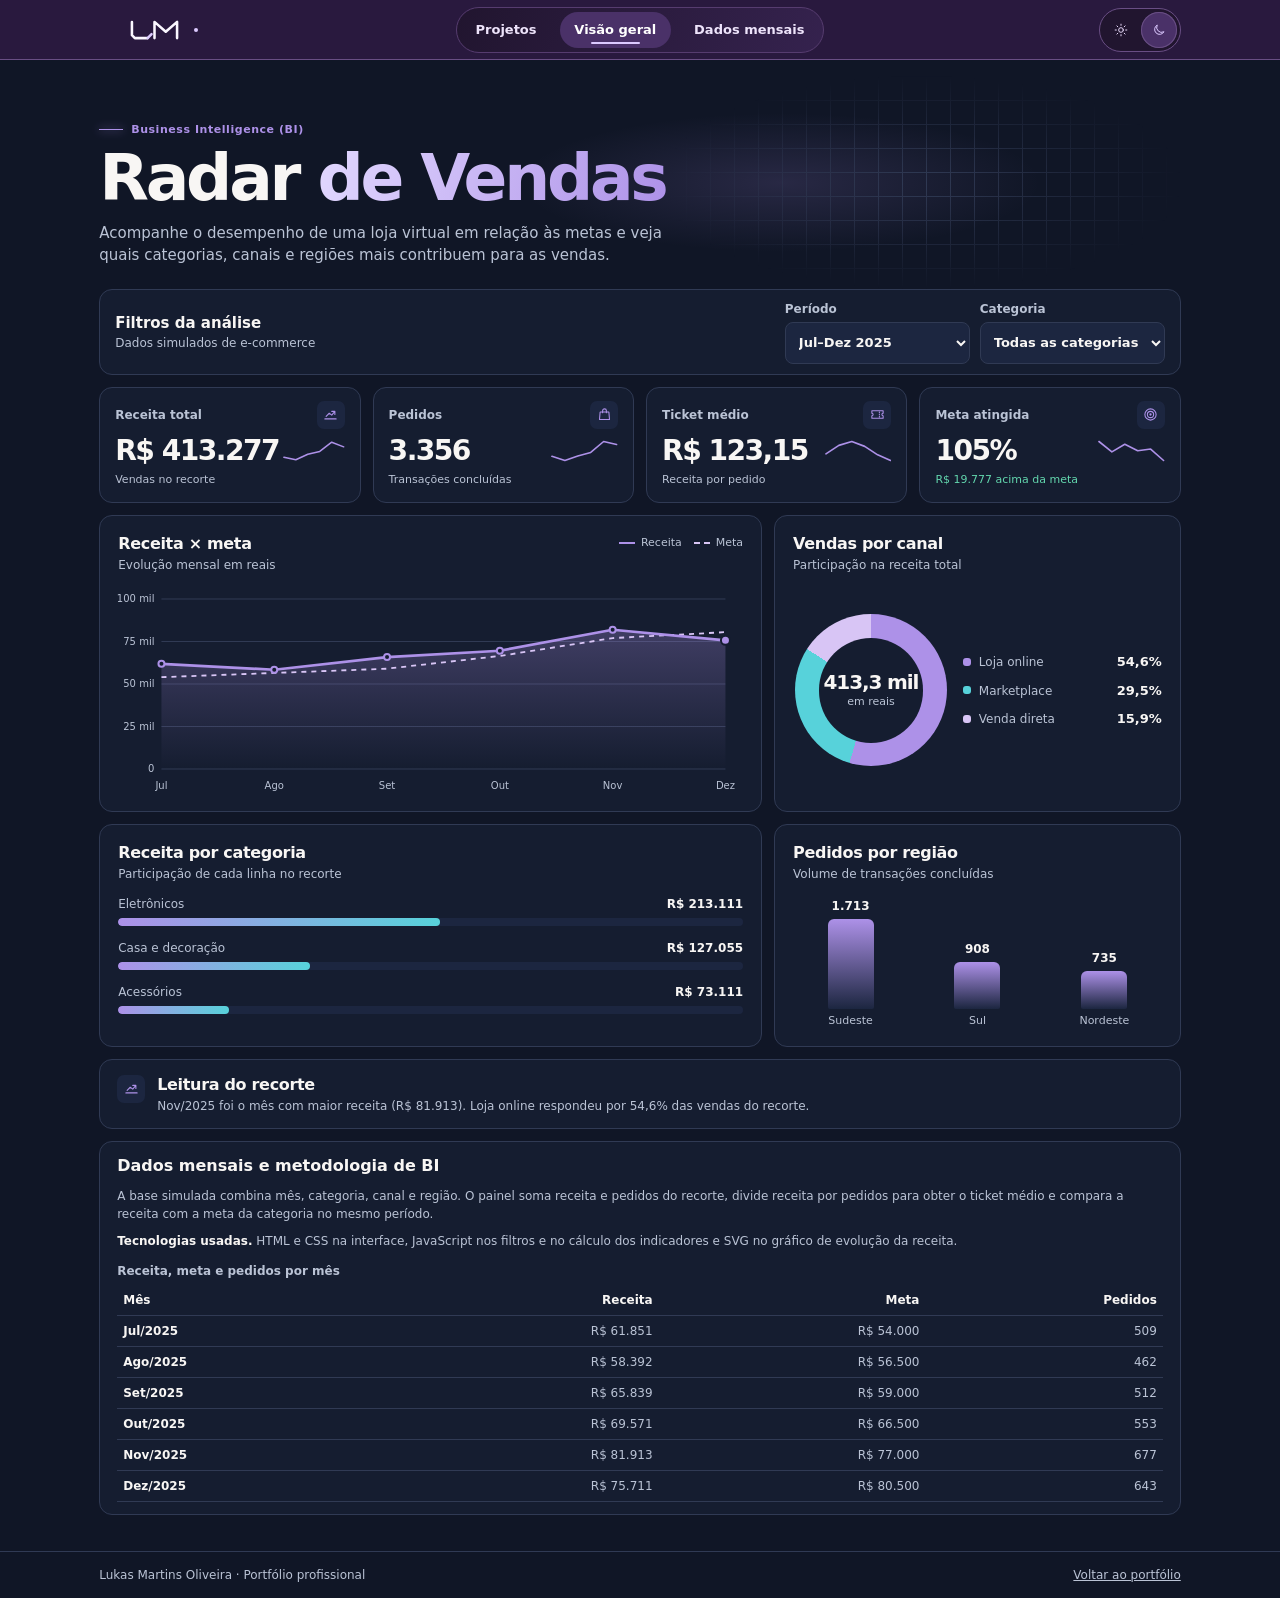
<file: projeto-bi.html>
<!doctype html>
<html lang="pt-BR" data-theme="dark">
  <head>
    <meta charset="utf-8" />
    <meta name="viewport" content="width=device-width, initial-scale=1" />
    <meta
      http-equiv="Content-Security-Policy"
      content="object-src 'none'; base-uri 'none'; form-action 'none'; connect-src 'none'; frame-src 'none'"
    />
    <meta
      name="description"
      content="Radar de Vendas, projeto demonstrativo de Business Intelligence de Lukas Martins Oliveira com indicadores de e-commerce, metas e filtros interativos."
    />
    <title>Radar de Vendas | Portfólio de Lukas Martins</title>
    <link
      rel="icon"
      href="data:image/svg+xml,%3Csvg%20xmlns%3D%22http%3A%2F%2Fwww.w3.org%2F2000%2Fsvg%22%20viewBox%3D%220%200%2054%2026%22%20fill%3D%22none%22%3E%0A%20%20%3Crect%20width%3D%2254%22%20height%3D%2226%22%20rx%3D%225%22%20fill%3D%22%23080910%22%2F%3E%3Cpath%20d%3D%22M4%205v13.5l3%203h13M27%2021.5V5l11.5%2010L50%205v16.5%22%20stroke%3D%22%23f7f8ff%22%20stroke-width%3D%222.6%22%20stroke-linecap%3D%22round%22%20stroke-linejoin%3D%22round%22%2F%3E%0A%20%20%3Cpath%20d%3D%22m20%2021.5%204-4%22%20stroke%3D%22%23a879ef%22%20stroke-width%3D%222.6%22%20stroke-linecap%3D%22round%22%2F%3E%0A%3C%2Fsvg%3E"
    />
    <meta name="theme-color" content="#101626" />
    <script src="tema-portfolio.js"></script>
    <link rel="stylesheet" href="tema-portfolio.css" />
    <style>
      :root {
        color-scheme: dark;
        --teal: #57d2da;
        --lilac: #d8c5f5;
        --green: #63d7ae;
        --amber: #f2be74;
      }
      :root[data-theme="light"] {
        color-scheme: light;
        --teal: #147d85;
        --lilac: #9a70ba;
        --green: #187859;
        --amber: #995b0d;
      }
      *,
      *::before,
      *::after {
        box-sizing: border-box;
      }
      body {
        margin: 0;
        background: var(--page);
        color: var(--text);
        font: 15px/1.5 var(--sans);
      }
      h1,
      h2,
      p,
      dl,
      dd,
      ul {
        margin: 0;
      }
      a {
        color: inherit;
      }
      button {
        font: inherit;
      }
      :focus-visible {
        outline: 2px solid var(--accent);
        outline-offset: 4px;
      }
      .wrap {
        width: min(84.5vw, 1412px);
        margin-inline: auto;
      }
      .icon {
        width: 18px;
        height: 18px;
        flex: none;
        fill: none;
        stroke: currentColor;
        stroke-width: 1.7;
        stroke-linecap: round;
        stroke-linejoin: round;
      }
      .icon-library {
        position: absolute;
        width: 0;
        height: 0;
        overflow: hidden;
      }
      main {
        padding-block: 16px 36px;
      }
      .intro {
        position: relative;
        isolation: isolate;
        padding: clamp(20px, 3vw, 42px) 0 22px;
      }
      .intro::before {
        content: "";
        position: absolute;
        z-index: -1;
        inset: 0;
        background: radial-gradient(
          ellipse 37% 50% at 63% 50%,
          var(--card-glow),
          transparent 65%
        );
        pointer-events: none;
      }
      .intro::after {
        content: "";
        position: absolute;
        z-index: -1;
        inset: 0 0 0 52%;
        background-image:
          linear-gradient(var(--line) 1px, transparent 1px),
          linear-gradient(90deg, var(--line) 1px, transparent 1px);
        background-size: 24px 24px;
        mask-image: radial-gradient(ellipse, #000, transparent 71%);
        pointer-events: none;
      }
      .eyebrow {
        display: inline-flex;
        align-items: center;
        gap: 8px;
        margin-bottom: 8px;
        color: var(--accent);
        font-size: 11px;
        font-weight: 750;
        letter-spacing: 0.05em;
      }
      .eyebrow::before {
        content: "";
        width: 24px;
        height: 1px;
        background: currentColor;
        box-shadow: 0 0 10px currentColor;
      }
      h1 {
        font-size: clamp(2.2rem, 5.05vw, 4.6rem);
        line-height: 1;
        font-weight: 760;
        letter-spacing: -0.05em;
      }
      h1 span {
        color: var(--name-end);
        background: linear-gradient(106deg, var(--name-start), var(--name-end));
        background-clip: text;
        -webkit-text-fill-color: transparent;
      }
      .intro-description {
        max-width: 60ch;
        margin-top: 11px;
        color: var(--muted);
      }
      .analysis-filters {
        display: flex;
        align-items: center;
        justify-content: space-between;
        gap: 10px 18px;
        margin-bottom: 12px;
        padding: 10px 15px;
      }
      .analysis-filters h2 {
        font-size: 15px;
        font-weight: 730;
      }
      .analysis-filters p {
        color: var(--muted);
        font-size: 12px;
      }
      .filters {
        display: grid;
        grid-template-columns: repeat(2, minmax(0, 1fr));
        gap: 10px;
      }
      .filters label {
        display: grid;
        gap: 4px;
        color: var(--muted);
        font-size: 12px;
        font-weight: 650;
      }
      select {
        width: 100%;
        min-width: 154px;
        min-height: 42px;
        padding-inline: 9px;
        border: 1px solid var(--line);
        border-radius: 8px;
        color: var(--text);
        background: var(--surface-raised);
        font: inherit;
        font-size: 13px;
      }
      select:hover {
        border-color: var(--accent);
      }
      .kpis,
      .charts {
        display: grid;
        gap: 12px;
      }
      .kpis {
        grid-template-columns: repeat(4, minmax(0, 1fr));
        margin-bottom: 12px;
      }
      .charts {
        grid-template-columns: minmax(0, 1.63fr) minmax(0, 1fr);
      }
      .panel {
        min-width: 0;
        border: 1px solid var(--line);
        border-radius: 13px;
        background: var(--surface);
      }
      .kpi {
        display: grid;
        gap: 6px;
        padding: 13px 15px;
      }
      .kpi dt,
      .kpi dd {
        display: flex;
        align-items: center;
        justify-content: space-between;
        gap: 4px;
      }
      .kpi dt {
        color: var(--muted);
        font-size: 12px;
        font-weight: 650;
      }
      .kpi-icon {
        display: grid;
        place-items: center;
        width: 28px;
        height: 28px;
        flex: none;
        border-radius: 7px;
        background: var(--surface-raised);
        color: var(--accent);
      }
      .kpi-icon .icon {
        width: 15px;
        height: 15px;
      }
      .kpi-value {
        font-size: clamp(1.3rem, 2.2vw, 1.85rem);
        font-weight: 760;
        line-height: 1.12;
        letter-spacing: -0.055em;
        white-space: nowrap;
        font-variant-numeric: tabular-nums;
      }
      .kpi-note {
        font-size: 11px;
        color: var(--muted);
      }
      .kpi-note[data-goal="above"] {
        color: var(--green);
      }
      .kpi-note[data-goal="below"] {
        color: var(--amber);
      }
      .spark {
        width: min(29%, 70px);
        height: 24px;
        color: var(--accent);
      }
      .chart-panel {
        padding: 16px 18px;
      }
      .chart-header {
        display: flex;
        justify-content: space-between;
        align-items: start;
        flex-wrap: wrap;
        gap: 4px 12px;
        margin-bottom: 12px;
      }
      .chart-header h2,
      .insight h2 {
        font-size: 1rem;
        font-weight: 730;
        letter-spacing: -0.02em;
      }
      .chart-header p,
      .insight p {
        color: var(--muted);
        font-size: 12px;
      }
      .legend {
        display: flex;
        gap: 12px;
        padding: 3px 0 0;
        list-style: none;
      }
      .legend li {
        display: flex;
        align-items: center;
        gap: 6px;
        color: var(--muted);
        font-size: 11px;
      }
      .legend li::before {
        content: "";
        width: 16px;
        border-top: 2px solid var(--accent);
      }
      .legend li:last-child::before {
        border-top: 2px dashed var(--lilac);
      }
      .trend {
        display: block;
        width: 100%;
        height: 209px;
        overflow: visible;
      }
      .trend .gridline {
        stroke: var(--line);
      }
      .trend .axis {
        fill: var(--muted);
        font-size: 10px;
      }
      .trend .actual {
        stroke: var(--accent);
      }
      .trend .goal {
        stroke: var(--lilac);
        stroke-dasharray: 5 5;
      }
      .trend .dot {
        fill: var(--surface);
        stroke: var(--accent);
        stroke-width: 2;
      }
      .trend .dot:last-of-type {
        fill: var(--accent);
        stroke: var(--surface);
      }
      .channel-layout {
        display: grid;
        grid-template-columns: minmax(0, 0.9fr) minmax(0, 1.15fr);
        gap: 14px;
        align-items: center;
        min-height: 209px;
      }
      .donut {
        position: relative;
        display: grid;
        place-items: center;
        width: min(100%, 152px);
        aspect-ratio: 1;
        margin-inline: auto;
        border-radius: 50%;
        background: var(--surface-raised);
      }
      .donut-inner {
        display: grid;
        align-content: center;
        justify-items: center;
        width: 69%;
        aspect-ratio: 1;
        border-radius: 50%;
        background: var(--surface);
        color: var(--muted);
        font-size: 11px;
        text-align: center;
      }
      .donut-inner strong {
        color: var(--text);
        font-size: clamp(14px, 2vw, 20px);
        font-weight: 760;
        letter-spacing: -0.055em;
        line-height: 1.2;
      }
      .channel-list,
      .category-list,
      .region-list {
        list-style: none;
        padding: 0;
      }
      .channel-list {
        display: grid;
        gap: 9px;
      }
      .channel-list li {
        display: grid;
        grid-template-columns: 9px minmax(0, 1fr) auto;
        gap: 7px;
        align-items: baseline;
        color: var(--muted);
        font-size: 12px;
      }
      .channel-list .swatch {
        align-self: center;
        width: 8px;
        height: 8px;
        border-radius: 3px;
      }
      .channel-list strong {
        color: var(--text);
        font-size: 13px;
        font-weight: 700;
      }
      .category-list {
        display: grid;
        gap: 13px;
        margin-block: 3px 2px;
      }
      .category-list li {
        display: grid;
        gap: 5px;
      }
      .category-caption {
        display: flex;
        justify-content: space-between;
        gap: 8px;
        color: var(--muted);
        font-size: 12px;
      }
      .category-caption strong {
        color: var(--text);
        font-weight: 700;
        font-variant-numeric: tabular-nums;
        white-space: nowrap;
      }
      .bar-track {
        height: 8px;
        overflow: hidden;
        border-radius: 6px;
        background: var(--surface-raised);
      }
      .bar-fill {
        display: block;
        height: 100%;
        border-radius: inherit;
        background: linear-gradient(90deg, var(--accent), var(--teal));
      }
      .region-list {
        display: grid;
        grid-template-columns: repeat(3, minmax(0, 1fr));
        gap: 12px;
        align-items: end;
        min-height: 135px;
        text-align: center;
      }
      .region-list li {
        display: grid;
        justify-items: center;
        gap: 4px;
        color: var(--muted);
        font-size: 11px;
      }
      .region-list strong {
        color: var(--text);
        font-size: 12px;
        font-variant-numeric: tabular-nums;
      }
      .region-fill {
        width: min(65%, 46px);
        border-radius: 6px 6px 2px 2px;
        background: linear-gradient(
          180deg,
          var(--accent),
          var(--surface-raised)
        );
      }
      .insight {
        display: flex;
        align-items: start;
        gap: 12px;
        margin-block: 12px;
        padding: 13px 17px;
      }
      .insight .kpi-icon {
        margin-top: 2px;
      }
      .data-details {
        padding: 12px 17px;
        color: var(--muted);
      }
      .data-details h2 {
        color: var(--text);
        font-size: 1rem;
        font-weight: 730;
      }
      .data-details p {
        margin-block: 9px;
        font-size: 12px;
      }
      .data-details strong {
        color: var(--text);
      }
      .table-wrap {
        overflow-x: auto;
      }
      table {
        width: 100%;
        min-width: 325px;
        border-collapse: collapse;
        text-align: right;
        font-size: 12px;
        font-variant-numeric: tabular-nums;
      }
      caption {
        padding-block: 3px 5px;
        text-align: left;
        font-weight: 650;
      }
      th,
      td {
        padding: 6px;
        border-bottom: 1px solid var(--line);
      }
      th {
        color: var(--text);
        font-weight: 650;
      }
      th:first-child {
        text-align: left;
      }
      footer {
        border-top: 1px solid var(--line);
        color: var(--muted);
      }
      footer .wrap {
        display: flex;
        justify-content: space-between;
        flex-wrap: wrap;
        gap: 8px;
        padding-block: 14px;
        font-size: 12px;
      }
      noscript p {
        margin-bottom: 12px;
        padding: 12px;
        color: var(--text);
      }
      @media (max-width: 1050px) {
        .wrap {
          width: min(100% - 44px, 1412px);
        }
      }
      @media (max-width: 920px) {
        .kpi {
          padding-inline: 11px;
        }
        .spark {
          display: none;
        }
        .chart-panel {
          padding-inline: 13px;
        }
      }
      @media (max-width: 700px) {
        .analysis-filters {
          display: grid;
          grid-template-columns: minmax(0, 1fr);
        }
        .kpis {
          grid-template-columns: repeat(2, minmax(0, 1fr));
        }
        .charts {
          grid-template-columns: minmax(0, 1fr);
        }
        .channel-layout {
          min-height: 156px;
        }
        select {
          min-width: 0;
        }
      }
      @media (max-width: 680px) {
        .wrap {
          width: calc(100% - 32px);
        }
        .intro::after {
          inset-inline-start: 36%;
        }
      }
      @media (max-width: 370px) {
        .wrap {
          width: calc(100% - 24px);
        }
        .filters {
          grid-template-columns: 1fr;
        }
        .channel-layout {
          gap: 8px;
        }
        .channel-list li {
          gap: 4px;
          font-size: 11px;
        }
      }
    </style>
  </head>
  <body>
    <svg
      class="icon-library"
      xmlns="http://www.w3.org/2000/svg"
      aria-hidden="true"
      focusable="false"
      fill="none"
      stroke="currentColor"
      stroke-width="1.7"
      stroke-linecap="round"
      stroke-linejoin="round"
    >
      <symbol id="revenue-icon" viewBox="0 0 24 24">
        <path d="M3 19h18M5 15l5-5 4 3 5-6m-5 0h5v5" />
      </symbol>
      <symbol id="orders-icon" viewBox="0 0 24 24">
        <path d="M5 8h14l1 12H4L5 8Zm4 1V6a3 3 0 0 1 6 0v3" />
      </symbol>
      <symbol id="ticket-icon" viewBox="0 0 24 24">
        <path
          d="M3 6h18v4a2 2 0 0 0 0 4v4H3v-4a2 2 0 0 0 0-4V6Zm12 2v1m0 2.5v1m0 2.5v1"
        />
      </symbol>
      <symbol id="target-icon" viewBox="0 0 24 24">
        <circle cx="12" cy="12" r="9" />
        <circle cx="12" cy="12" r="5" />
        <circle cx="12" cy="12" r="1" />
      </symbol>
    </svg>
    <a class="skip" href="#conteudo">Ir para o conteúdo</a>
    <header class="site-header">
      <div class="wrap header-inner">
        <a
          class="brand"
          href="index.html#inicio"
          data-theme-link
          aria-label="Lukas Martins Oliveira, início"
          ><svg
            xmlns="http://www.w3.org/2000/svg"
            viewBox="0 0 54 26"
            fill="none"
            aria-hidden="true"
            focusable="false"
          >
            <path
              d="M4 5v13.5l3 3h13M27 21.5V5l11.5 10L50 5v16.5"
              stroke="currentColor"
              stroke-width="2.6"
              stroke-linecap="round"
              stroke-linejoin="round"
            />
            <path
              d="m20 21.5 4-4"
              stroke="var(--brand-detail, currentColor)"
              stroke-width="2.6"
              stroke-linecap="round"
            />
          </svg>
          <span class="brand-signal" aria-hidden="true">
            <span class="satellite"></span>
            <span></span>
            <span class="satellite"></span>
          </span>
        </a>
        <nav class="main-nav" aria-label="Navegação do painel">
          <a href="index.html#projetos" data-theme-link>Projetos</a>
          <a href="#visao-geral" aria-current="location">Visão geral</a>
          <a href="#dados-mensais">Dados mensais</a>
        </nav>
        <div class="theme-picker" role="group" aria-label="Tema do site">
          <button
            type="button"
            data-theme-choice="light"
            aria-label="Claro"
            title="Tema claro"
            aria-pressed="false"
          >
            <svg
              width="14"
              height="14"
              viewBox="0 0 24 24"
              fill="none"
              stroke="currentColor"
              stroke-width="1.7"
              stroke-linecap="round"
              aria-hidden="true"
            >
              <circle cx="12" cy="12" r="4" />
              <path
                d="M12 2v2m0 16v2M2 12h2m16 0h2M5 5l1.5 1.5m11 11L19 19M5 19l1.5-1.5m11-11L19 5"
              />
            </svg>
          </button>
          <button
            type="button"
            data-theme-choice="dark"
            aria-label="Escuro"
            title="Tema escuro"
            aria-pressed="true"
          >
            <svg
              width="14"
              height="14"
              viewBox="0 0 24 24"
              fill="none"
              stroke="currentColor"
              stroke-width="1.7"
              stroke-linejoin="round"
              aria-hidden="true"
            >
              <path d="M20.5 15A8.5 8.5 0 0 1 9 3.5 8.5 8.5 0 1 0 20.5 15Z" />
            </svg>
          </button>
        </div>
      </div>
    </header>
    <main class="wrap" id="conteudo" tabindex="-1">
      <div class="intro" id="visao-geral">
        <p class="eyebrow">Business Intelligence (BI)</p>
        <h1>Radar <span>de Vendas</span></h1>
        <p class="intro-description">
          Acompanhe o desempenho de uma loja virtual em relação às metas e veja
          quais categorias, canais e regiões mais contribuem para as vendas.
        </p>
      </div>
      <section class="panel analysis-filters" aria-labelledby="filtros-titulo">
        <div>
          <h2 id="filtros-titulo">Filtros da análise</h2>
          <p>Dados simulados de e-commerce</p>
        </div>
        <div class="filters" role="group" aria-label="Filtros do painel">
          <label
            >Período
            <select id="period">
              <option value="3">Out–Dez 2025</option>
              <option value="6" selected>Jul–Dez 2025</option>
              <option value="12">Ano de 2025</option>
            </select>
          </label>
          <label
            >Categoria
            <select id="category">
              <option value="all">Todas as categorias</option>
              <option value="electronics">Eletrônicos</option>
              <option value="home">Casa e decoração</option>
              <option value="accessories">Acessórios</option>
            </select>
          </label>
        </div>
      </section>
      <noscript
        ><p class="panel">
          Ative o JavaScript para usar os filtros e visualizar os dados
          simulados.
        </p></noscript
      >
      <dl class="kpis" aria-label="Indicadores do recorte">
        <div class="panel kpi">
          <dt>
            Receita total<span class="kpi-icon"
              ><svg class="icon" aria-hidden="true">
                <use href="#revenue-icon" /></svg
            ></span>
          </dt>
          <dd>
            <span class="kpi-value" id="revenue">—</span
            ><svg
              class="spark"
              viewBox="0 0 70 24"
              aria-hidden="true"
              id="revenue-spark"
            ></svg>
          </dd>
          <dd class="kpi-note">Vendas no recorte</dd>
        </div>
        <div class="panel kpi">
          <dt>
            Pedidos<span class="kpi-icon"
              ><svg class="icon" aria-hidden="true">
                <use href="#orders-icon" /></svg
            ></span>
          </dt>
          <dd>
            <span class="kpi-value" id="orders">—</span
            ><svg
              class="spark"
              viewBox="0 0 70 24"
              aria-hidden="true"
              id="orders-spark"
            ></svg>
          </dd>
          <dd class="kpi-note">Transações concluídas</dd>
        </div>
        <div class="panel kpi">
          <dt>
            Ticket médio<span class="kpi-icon"
              ><svg class="icon" aria-hidden="true">
                <use href="#ticket-icon" /></svg
            ></span>
          </dt>
          <dd>
            <span class="kpi-value" id="ticket">—</span
            ><svg
              class="spark"
              viewBox="0 0 70 24"
              aria-hidden="true"
              id="ticket-spark"
            ></svg>
          </dd>
          <dd class="kpi-note">Receita por pedido</dd>
        </div>
        <div class="panel kpi">
          <dt>
            Meta atingida<span class="kpi-icon"
              ><svg class="icon" aria-hidden="true">
                <use href="#target-icon" /></svg
            ></span>
          </dt>
          <dd>
            <span class="kpi-value" id="goal-rate">—</span
            ><svg
              class="spark"
              viewBox="0 0 70 24"
              aria-hidden="true"
              id="goal-spark"
            ></svg>
          </dd>
          <dd class="kpi-note" id="goal-note">Em relação à meta do período</dd>
        </div>
      </dl>
      <section class="charts" aria-label="Gráficos do recorte">
        <article class="panel chart-panel" aria-labelledby="trend-heading">
          <div class="chart-header">
            <div>
              <h2 id="trend-heading">Receita × meta</h2>
              <p>Evolução mensal em reais</p>
            </div>
            <ul class="legend" aria-label="Legenda">
              <li>Receita</li>
              <li>Meta</li>
            </ul>
          </div>
          <svg
            class="trend"
            id="trend"
            role="img"
            aria-label="Gráfico de receita e meta mensal"
          ></svg>
        </article>
        <article class="panel chart-panel" aria-labelledby="channel-heading">
          <div class="chart-header">
            <div>
              <h2 id="channel-heading">Vendas por canal</h2>
              <p>Participação na receita total</p>
            </div>
          </div>
          <div class="channel-layout">
            <div class="donut" id="donut" aria-hidden="true">
              <div class="donut-inner">
                <strong id="donut-total">—</strong>em reais
              </div>
            </div>
            <ul class="channel-list" id="channel-list"></ul>
          </div>
        </article>
        <article class="panel chart-panel" aria-labelledby="category-heading">
          <div class="chart-header">
            <div>
              <h2 id="category-heading">Receita por categoria</h2>
              <p>Participação de cada linha no recorte</p>
            </div>
          </div>
          <ul class="category-list" id="category-list"></ul>
        </article>
        <article class="panel chart-panel" aria-labelledby="region-heading">
          <div class="chart-header">
            <div>
              <h2 id="region-heading">Pedidos por região</h2>
              <p>Volume de transações concluídas</p>
            </div>
          </div>
          <ul class="region-list" id="region-list"></ul>
        </article>
      </section>
      <aside class="panel insight" aria-labelledby="insight-heading">
        <span class="kpi-icon"
          ><svg class="icon" aria-hidden="true">
            <use href="#revenue-icon" /></svg
        ></span>
        <div>
          <h2 id="insight-heading">Leitura do recorte</h2>
          <p id="insight" aria-live="polite"></p>
        </div>
      </aside>
      <section
        class="panel data-details"
        id="dados-mensais"
        aria-labelledby="dados-titulo"
      >
        <h2 id="dados-titulo">Dados mensais e metodologia de BI</h2>
        <p>
          A base simulada combina mês, categoria, canal e região. O painel soma
          receita e pedidos do recorte, divide receita por pedidos para obter o
          ticket médio e compara a receita com a meta da categoria no mesmo
          período.
        </p>
        <p>
          <strong>Tecnologias usadas.</strong> HTML e CSS na interface,
          JavaScript nos filtros e no cálculo dos indicadores e SVG no gráfico
          de evolução da receita.
        </p>
        <div
          class="table-wrap"
          tabindex="0"
          role="region"
          aria-label="Tabela de dados mensais"
        >
          <table>
            <caption>
              Receita, meta e pedidos por mês
            </caption>
            <thead>
              <tr>
                <th scope="col">Mês</th>
                <th scope="col">Receita</th>
                <th scope="col">Meta</th>
                <th scope="col">Pedidos</th>
              </tr>
            </thead>
            <tbody id="monthly-data"></tbody>
          </table>
        </div>
      </section>
    </main>
    <footer>
      <div class="wrap">
        <p>Lukas Martins Oliveira · Portfólio profissional</p>
        <a href="index.html#projetos" data-theme-link
          >Voltar ao portfólio</a
        >
      </div>
    </footer>
    <script src="projeto-bi.js"></script>
  </body>
</html>
</file>
<file: tema-portfolio.css>
/* Azul-noite e violeta, com superfícies ajustadas a cada tema. */
:root,
.dark-card {
  color-scheme: dark;
  --page: #101626;
  --surface: #151d30;
  --surface-raised: #1c2640;
  --text: #f8f6f4;
  --muted: #bac3d5;
  --line: #303a54;
  --accent: #ad91e8;
  --card-glow: #a285dd2a;
  --name-start: #e2d8ff;
  --name-end: #ad91e8;
  --button-start: #a285de;
  --button-end: #b59ce7;
  --button-text: #19122d;
  --button-edge: #c2aae9;
  --button-glow: #a285de30;
  --sans: "Segoe UI Variable", "Segoe UI", system-ui, sans-serif;
  --mono: Consolas, "Liberation Mono", monospace;
}

.dark-card {
  color: var(--text);
}

:root[data-theme="light"] {
  color-scheme: light;
  --page: #fff;
  --surface: #f8f7fb;
  --surface-raised: #f0edf8;
  --text: #182035;
  --muted: #515b70;
  --line: #dddce8;
  --accent: #6340a3;
  --card-glow: #7655b021;
  --name-start: #6944a9;
  --name-end: #4f308a;
  --button-start: #6742a9;
  --button-end: #54348f;
  --button-text: #fff;
  --button-edge: #7a55bc;
  --button-glow: #6340a329;
}
html {
  scroll-padding-top: calc(var(--header-height, 73px) + 16px);
}
.skip {
  position: absolute;
  z-index: 6;
  top: 10px;
  left: 10px;
  padding: 8px 12px;
  border: 1px solid var(--line);
  background: var(--surface);
  color: var(--text);
  transform: translateY(-200%);
}
.skip:focus {
  transform: none;
}
.site-header {
  --text: #fbf8ff;
  --muted: #e8d9fa;
  --accent: #dccaff;
  --surface: #21152f;
  --surface-raised: #4a3168;
  --line: #694e84;
  position: sticky;
  top: 0;
  z-index: 5;
  border-bottom: 1px solid var(--line);
  background-color: #29193e;
}
.site-header.is-scrolled {
  border-bottom-color: #694e8459;
  background-color: #29193e38;
  backdrop-filter: blur(14px);
}
.header-inner {
  display: grid;
  grid-template-columns: 1fr auto 1fr;
  align-items: center;
  gap: 20px;
  min-height: clamp(59px, 4.25vw, 72px);
}
.brand {
  --brand-ink: var(--text);
  --brand-detail: var(--accent);
  --brand-halo: #14101de0;
  display: inline-flex;
  width: fit-content;
  min-height: 44px;
  align-items: center;
  gap: 5px;
  margin-left: clamp(0px, 1.65vw, 28px);
  padding-inline: 8px;
  border-radius: 100px;
  text-decoration: none;
}
:root[data-theme="light"] .site-header.is-scrolled .brand {
  --brand-ink: #16121c;
  --brand-detail: #5b338a;
  --brand-halo: transparent;
}
.brand svg {
  width: 53px;
  color: var(--brand-ink);
}
.site-header.is-scrolled .brand :is(svg, .brand-signal) {
  filter: drop-shadow(0 0 1px var(--brand-halo));
}
/* O ponto se abre em três vértices quando a marca recebe interação. */
.brand-signal {
  position: relative;
  display: grid;
  width: 20px;
  height: 18px;
  place-items: center;
  color: var(--brand-detail);
}
.brand-signal span {
  --dot-x: 0px;
  --dot-y: -6.5px;
  position: absolute;
  width: 4px;
  height: 4px;
  border-radius: 50%;
  background: currentColor;
  transition:
    transform 300ms cubic-bezier(0.22, 1, 0.36, 1),
    opacity 180ms ease,
    box-shadow 180ms ease;
}
.brand-signal .satellite {
  --dot-y: 4px;
  opacity: 0;
  transform: scale(0.5);
}
.brand-signal .satellite:first-child {
  --dot-x: -6px;
}
.brand-signal .satellite:last-child {
  --dot-x: 6px;
}
.brand:is(:hover, :focus-visible, :active) .brand-signal span {
  opacity: 1;
  transform: translate(var(--dot-x), var(--dot-y));
  box-shadow: 0 0 4px currentColor;
}
.main-nav {
  --menu-ink: #eee4fb;
  --menu-active: #4a3168;
  --menu-mark: #dccaff;
  justify-self: center;
  display: flex;
  align-items: center;
  justify-content: center;
  gap: clamp(4px, 0.65vw, 10px);
  padding: 4px;
  border: 1px solid #563c6f;
  border-radius: 100px;
  background: linear-gradient(112deg, #21152f, #35224e);
}
.main-nav a {
  position: relative;
  display: inline-flex;
  align-items: center;
  justify-content: center;
  min-height: 36px;
  padding: 5px clamp(8px, 1.15vw, 17px);
  border-radius: 100px;
  color: var(--menu-ink);
  text-decoration: none;
  white-space: nowrap;
  font-size: 13px;
  font-weight: 550;
}
.main-nav a:is(:hover, :focus-visible, [aria-current="location"]) {
  color: #fff;
  background: var(--menu-active);
}
.main-nav a:focus-visible {
  outline: 2px solid var(--menu-mark);
  outline-offset: 1px;
}
.main-nav a[aria-current="location"]::after {
  content: "";
  position: absolute;
  inset: auto 28% 4px;
  height: 2px;
  border-radius: 2px;
  background: var(--menu-mark);
}
@media (prefers-reduced-motion: no-preference) {
  .site-header {
    transition:
      background-color 180ms ease,
      border-color 180ms ease;
  }
  .main-nav a {
    transition:
      background-color 160ms ease,
      color 160ms ease;
  }
}
.theme-picker {
  justify-self: end;
  display: flex;
  align-items: center;
  gap: 2px;
  padding: 3px;
  border: 1px solid var(--line);
  border-radius: 100px;
  background: var(--surface);
}
.theme-picker button {
  display: grid;
  width: 36px;
  height: 36px;
  place-items: center;
  padding: 0;
  border: 0;
  border-radius: 100px;
  color: var(--muted);
  background: transparent;
  cursor: pointer;
}
.theme-picker button[aria-pressed="true"] {
  color: var(--accent);
  background: var(--surface-raised);
  box-shadow: inset 0 0 0 1px var(--line);
}
.theme-picker button:hover {
  color: var(--text);
}

@media (max-width: 680px) {
  :root {
    --header-height: 117px;
  }
  .header-inner {
    grid-template-columns: 1fr auto;
    gap: 0;
    padding-top: 8px;
  }
  .brand {
    margin-left: 0;
  }
  .main-nav {
    grid-column: 1 / -1;
    grid-row: 2;
    width: 100%;
    justify-content: space-around;
    gap: 1px;
    margin-block: 6px;
    padding: 3px 4px;
  }
  .main-nav a {
    min-height: 38px;
    padding-inline: clamp(4px, 1.5vw, 9px);
    font-size: clamp(11px, 3.1vw, 13px);
  }
  .theme-picker button {
    width: 44px;
    height: 44px;
  }
}

@media (prefers-reduced-motion: reduce) {
  .brand-signal span {
    transition: none;
  }
}
</file>
<file: assistente-portfolio.css>
.assistente-launcher {
  position: fixed;
  inset: auto 24px 24px auto;
  z-index: 7;
  align-items: center;
  gap: 9px;
  min-height: 46px;
  padding: 8px 16px;
  border: 1px solid #8b65d3;
  border-radius: 999px;
  background: linear-gradient(125deg, #623da3, #3e246e);
  box-shadow: 0 6px 20px #26144750;
  color: #fff;
  font: 650 0.9rem var(--sans);
  cursor: pointer;
}

.assistente-launcher:not([hidden]) {
  display: inline-flex;
}

.assistente-launcher svg,
.assistente-fechar svg,
.assistente-formulario svg {
  width: 20px;
  height: 20px;
  fill: none;
  stroke: currentColor;
  stroke-width: 1.8;
  stroke-linecap: round;
  stroke-linejoin: round;
}

.assistente {
  position: fixed;
  inset: auto 24px 24px auto;
  width: min(390px, calc(100% - 48px));
  max-height: min(630px, calc(100dvh - 48px));
  margin: 0;
  padding: 0;
  overflow: hidden;
  border: 1px solid var(--line);
  border-radius: 20px;
  background: var(--surface);
  box-shadow: 0 16px 60px #10082760;
  color: var(--text);
  font-family: var(--sans);
}

.assistente[open] {
  display: flex;
  flex-direction: column;
}

.assistente::backdrop {
  background: #0c072235;
}

.assistente-header {
  display: flex;
  align-items: center;
  justify-content: space-between;
  gap: 8px;
  padding: 16px;
  background: linear-gradient(115deg, #2c174b, #563286);
  color: #fff;
}

.assistente-header h2 {
  margin: 0;
  font-size: 1rem;
  line-height: 1.25;
}

.assistente-header p {
  margin: 3px 0 0;
  color: #ebe2fb;
  font-size: 0.8rem;
}

.assistente-fechar,
.assistente-formulario button {
  display: grid;
  flex: none;
  width: 42px;
  height: 42px;
  padding: 0;
  place-items: center;
  border: 1px solid #ffffff45;
  border-radius: 10px;
  background: #ffffff10;
  color: #fff;
  cursor: pointer;
}

.assistente-fechar:focus-visible {
  outline: 2px solid #fff;
  outline-offset: 2px;
}

.assistente-conversa {
  display: flex;
  flex: 1 1 auto;
  flex-direction: column;
  gap: 10px;
  min-height: 0;
  padding: 14px 16px;
  overflow: auto;
  overscroll-behavior: contain;
  font-size: 0.875rem;
}

.assistente-mensagem {
  align-self: flex-start;
  width: fit-content;
  max-width: 92%;
  margin: 0;
  padding: 10px 12px;
  overflow-wrap: anywhere;
  border: 1px solid var(--line);
  border-radius: 4px 12px 12px;
  background: var(--surface-raised);
  color: var(--text);
  line-height: 1.45;
}

.assistente-mensagem.pessoa {
  align-self: flex-end;
  border-color: #6742a9;
  border-radius: 12px 4px 12px 12px;
  background: #58358e;
  color: #fff;
}

.assistente-mensagem a {
  display: block;
  width: fit-content;
  margin-top: 5px;
  color: var(--accent);
  font-weight: 650;
  text-decoration: underline;
  text-underline-offset: 3px;
}

.assistente-atalhos {
  display: flex;
  flex-wrap: wrap;
  gap: 6px;
  padding: 0 16px 10px;
}

.assistente-atalhos button,
.assistente-escolhas button {
  min-height: 34px;
  padding: 4px 10px;
  border: 1px solid var(--line);
  border-radius: 999px;
  background: var(--surface-raised);
  color: var(--text);
  font: 600 0.76rem var(--sans);
  cursor: pointer;
}

.assistente-atalhos button:hover,
.assistente-escolhas button:hover,
.assistente-whatsapp:hover {
  color: var(--accent);
}

.assistente-escolhas {
  display: flex;
  flex-wrap: wrap;
  gap: 6px;
}

.assistente-escolhas button {
  min-height: 38px;
  border-radius: 9px;
}

.assistente-formulario {
  display: flex;
  gap: 8px;
  margin: 0;
  padding: 10px 16px;
  border-top: 1px solid var(--line);
}

.assistente-formulario input {
  flex: 1;
  min-width: 0;
  padding: 8px 10px;
  border: 1px solid var(--line);
  border-radius: 10px;
  background: var(--page);
  color: var(--text);
  font: 1rem var(--sans);
}

.assistente-formulario input::placeholder {
  color: var(--muted);
  opacity: 1;
}

.assistente-formulario button {
  border-color: #7351aa;
  background: #59358e;
}

.assistente-formulario[aria-busy="true"] button {
  opacity: 0.72;
  cursor: progress;
}

.assistente-privacidade,
.assistente-estado {
  margin: 0;
  padding: 0 16px 8px;
  color: var(--muted);
  font-size: 0.75rem;
  line-height: 1.35;
}

.assistente-estado {
  color: var(--text);
}

.assistente-whatsapp {
  display: flex;
  align-items: center;
  gap: 8px;
  min-height: 44px;
  padding: 0 16px 9px;
  color: var(--text);
  font-size: 0.8rem;
  font-weight: 650;
  text-decoration: none;
}

.assistente-whatsapp svg {
  flex: none;
  width: 16px;
  height: 16px;
}

.assistente-numero {
  display: inline-block;
  margin-left: 3px;
  color: var(--muted);
  white-space: nowrap;
}

@media (max-width: 680px) {
  .assistente,
  .assistente-launcher {
    right: 12px;
    bottom: max(12px, env(safe-area-inset-bottom));
  }

  .assistente {
    width: min(390px, calc(100% - 24px));
    max-height: calc(100dvh - 24px);
  }

  body:has(.assistente-launcher:not([hidden])) .footer-inner {
    padding-bottom: 68px;
  }
}
</file>
